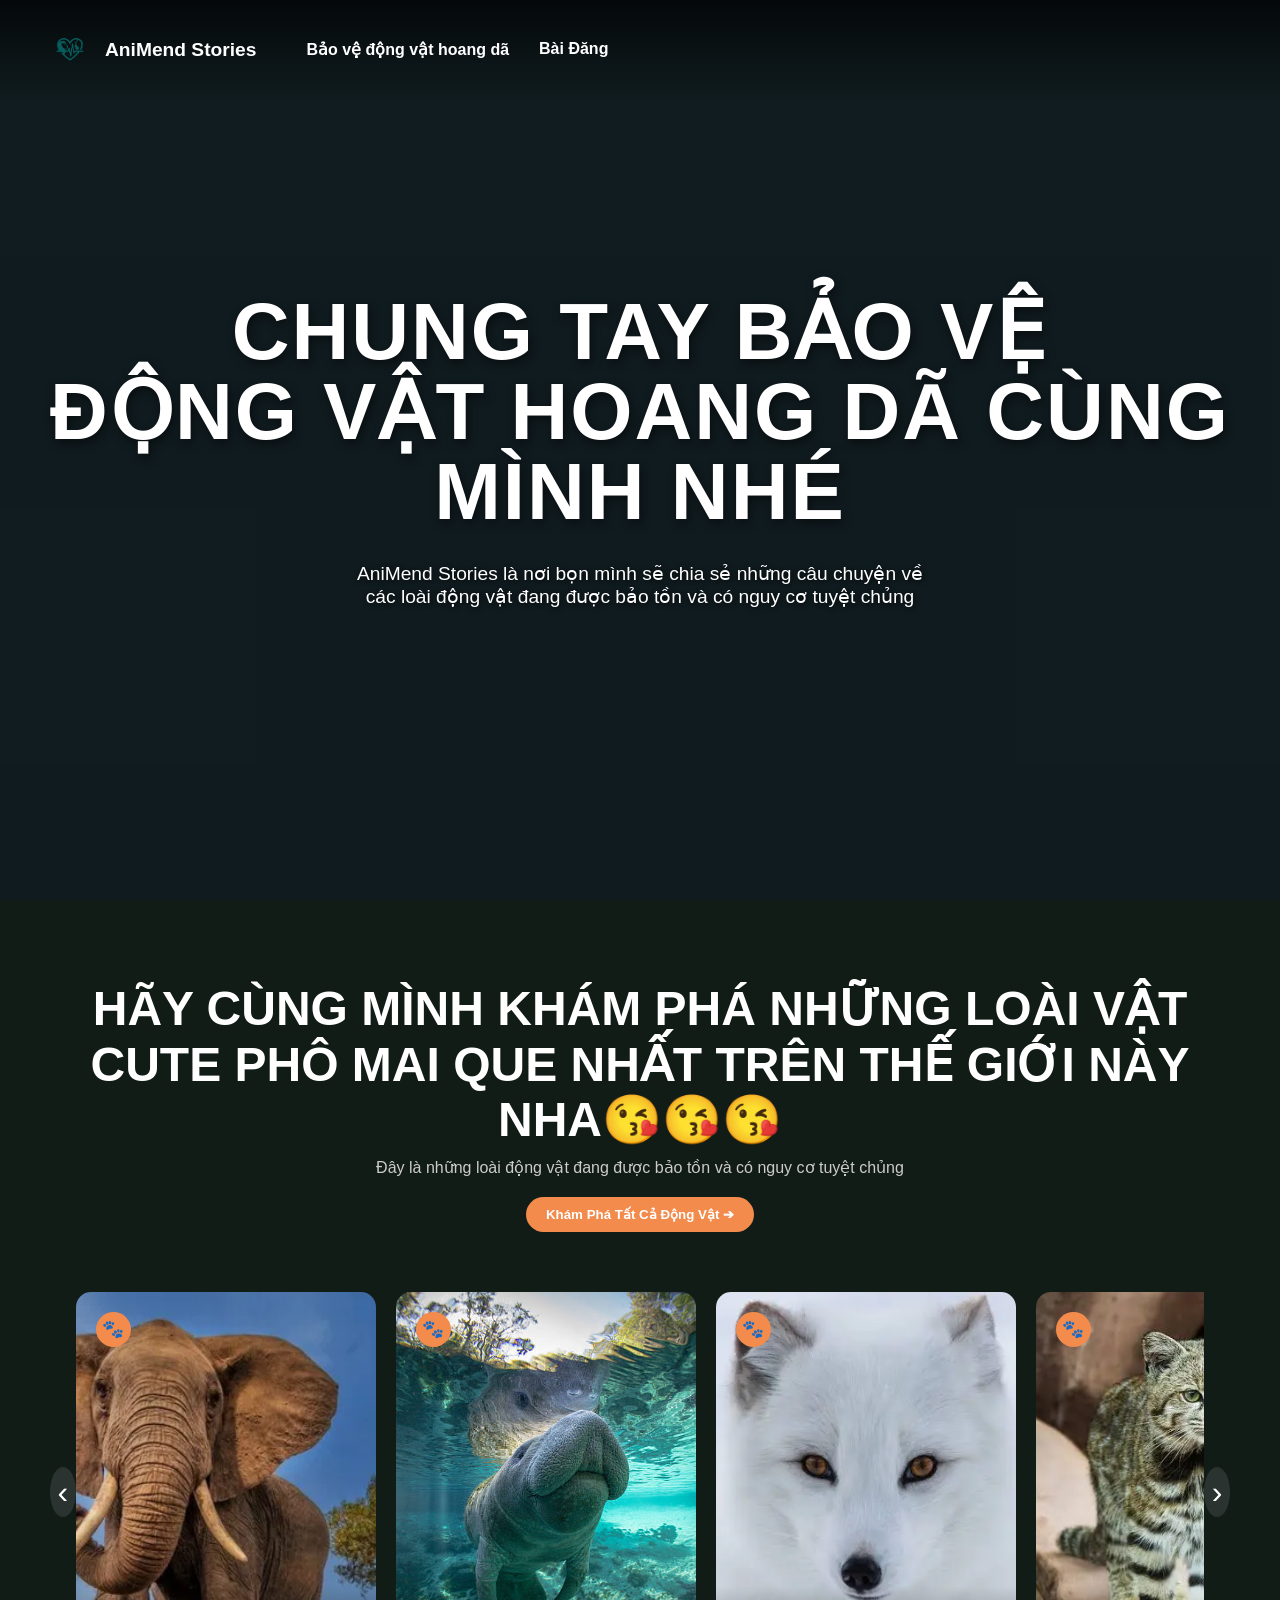
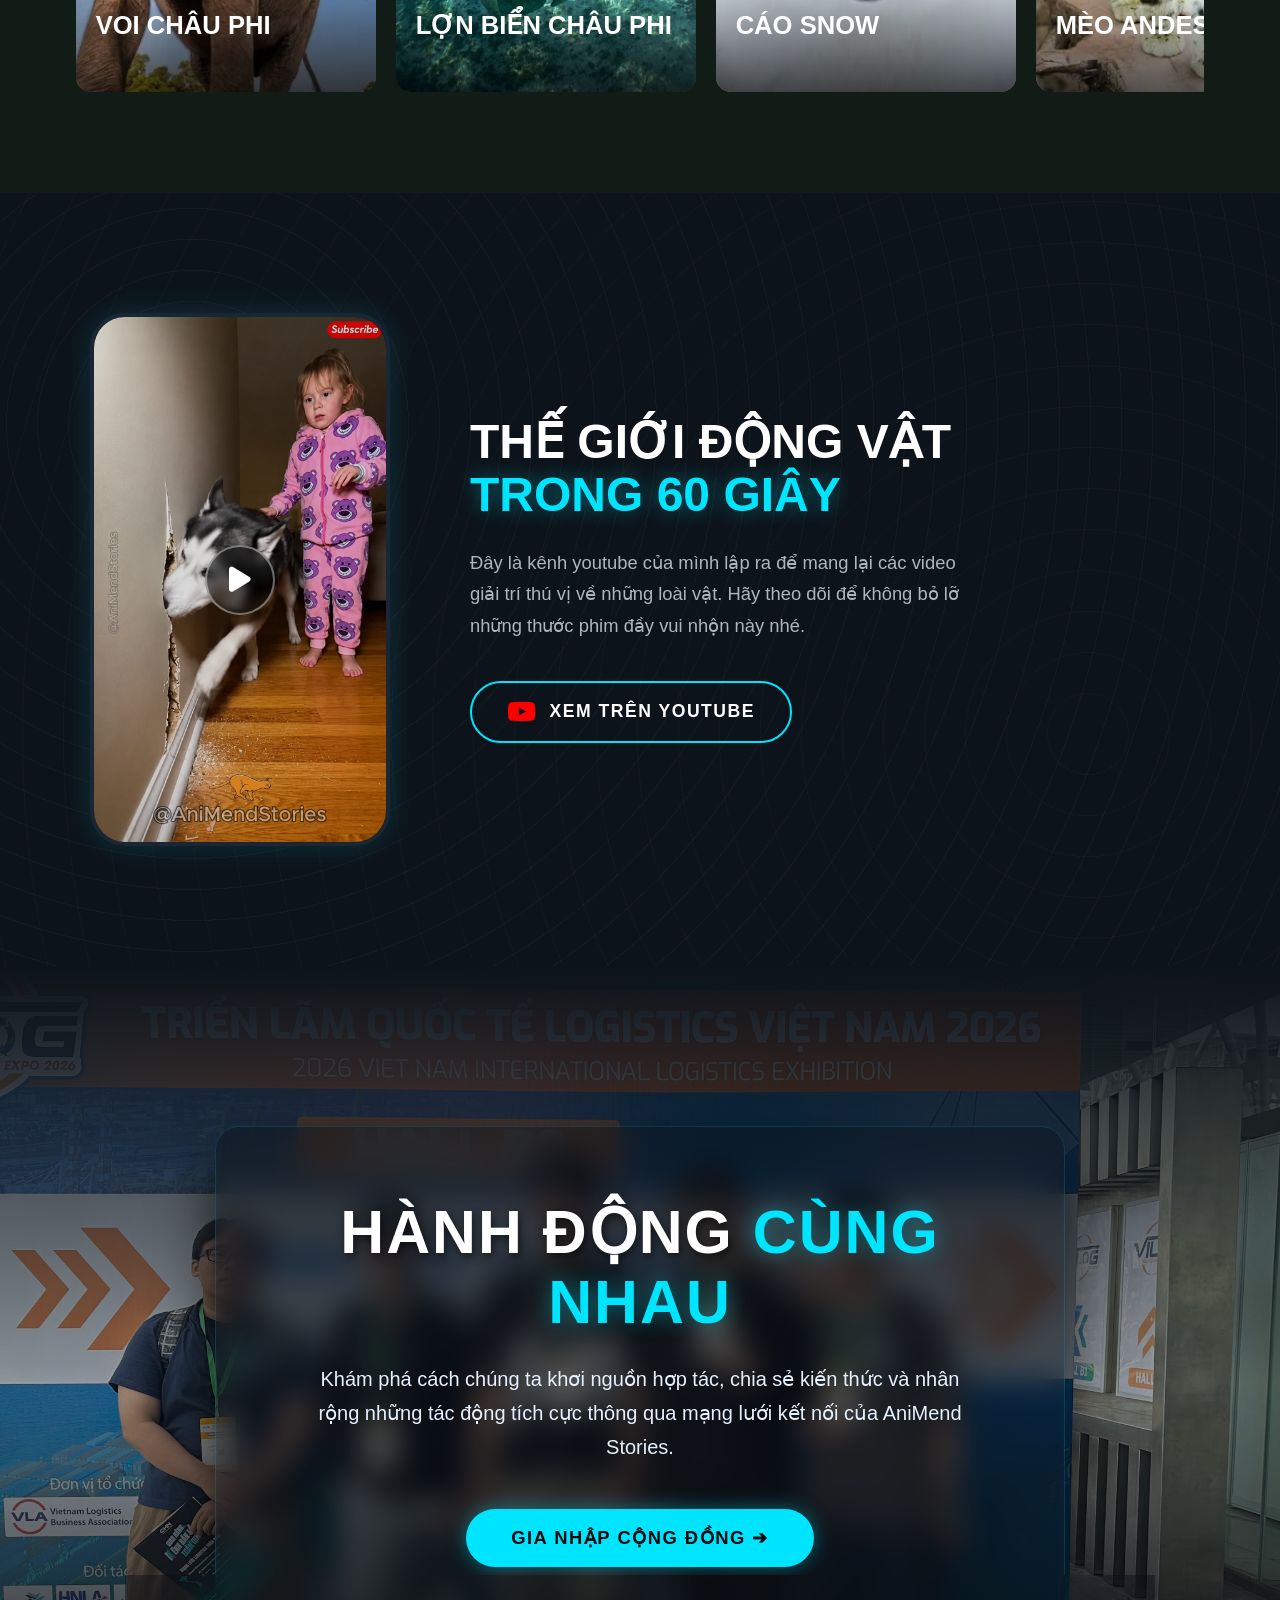
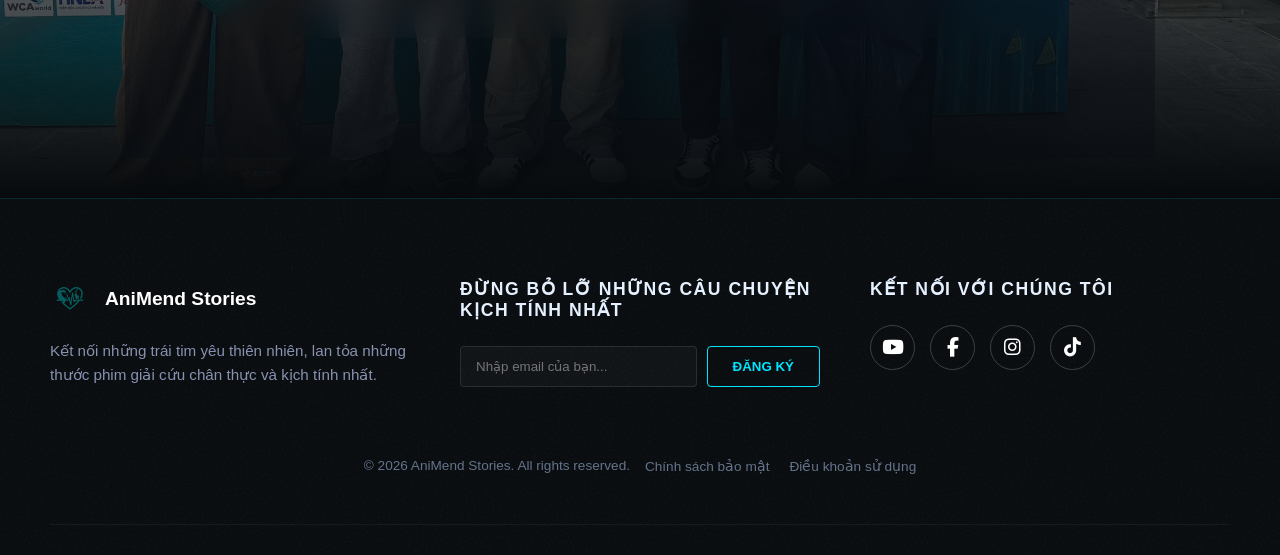
<file: index.html>
<!DOCTYPE html>
<html lang="vi">
<head>
    <meta charset="UTF-8">
    <meta name="viewport" content="width=device-width, initial-scale=1.0">
    <title>AniMend Stories | Bảo Vệ Động Vật Hoang Dã</title>
    <link rel="stylesheet" href="style.css">
    <link rel="stylesheet" href="https://cdnjs.cloudflare.com/ajax/libs/font-awesome/6.4.0/css/all.min.css">
</head>
<body>

    <!-- THANH ĐIỀU HƯỚNG -->
    <header class="navbar fade-up">
        <a href="index.html" class="logo">
            <!-- Thay đường dẫn logo của bạn vào đây -->
            <img src="./assets/logo.png" alt="AniMend Stories Logo" class="logo-img"> 
            <span class="brand-name">AniMend Stories</span>
        </a>
        <nav>
            <ul class="nav-links">
                <li class="has-dropdown">
                    <a href="#">Bảo vệ động vật hoang dã</a>
                    
                    <!-- MEGA MENU -->
                    <div class="mega-menu">
                        <div class="mega-image-container">
                            <!-- Hình ảnh đại diện trong mega menu -->
                            <img src="./assets/mega-menu-img.jpg" alt="Khám phá các loài">
                            <div class="mega-image-overlay">
                                <h3>Khám phá tất cả các loài</h3>
                                <p>Bảo vệ các loài và môi trường sống trên toàn thế giới thông qua các chương trình bảo tồn.</p>
                            </div>
                        </div>
                        <div class="mega-list">
                            <ul class="mega-column">
                                <li><a href="#">Tất cả các loài</a></li>
                                <li><a href="#">Chim</a></li>
                                <li><a href="#">Các loài chó</a></li>
                                <li><a href="#">Các loài mèo</a></li>
                            </ul>
                            <ul class="mega-column">
                                <li><a href="#">Động vật có vú</a></li>
                                <li><a href="#">Động vật thủy sinh</a></li>
                                <li><a href="#">Linh trưởng</a></li>
                                <li><a href="#">Động vật móng guốc</a></li>
                            </ul>
                        </div>
                    </div>
                </li>
                <li><a href="news.html">Bài Đăng</a></li>
            </ul>
        </nav>
    </header>

    <!-- SECTION 1: HERO BACKGROUND VIDEO -->
    <section class="hero">
        <video class="hero-video" autoplay loop muted playsinline>
            <source src="./assets/bg-new.mp4" type="video/mp4">
        </video>
        <div class="hero-overlay"></div>
        <div class="hero-content fade-up">
            <h1>CHUNG TAY BẢO VỆ<br>ĐỘNG VẬT HOANG DÃ CÙNG MÌNH NHÉ</h1>
            <p>AniMend Stories là nơi bọn mình sẽ chia sẻ những câu chuyện về các loài động vật đang được bảo tồn và có nguy cơ tuyệt chủng</p>
        </div>
    </section>

    <!-- SECTION 2: BĂNG CHUYỀN (CAROUSEL) -->
    <section class="species-section fade-up">
        <div class="section-header">
            <h2>Hãy Cùng Mình Khám Phá Những Loài Vật CuTe Phô Mai Que Nhất Trên Thế Giới Này Nha😘😘😘</h2>
            <p>Đây là những loài động vật đang được bảo tồn và có nguy cơ tuyệt chủng</p>
            <button class="explore-btn">Khám Phá Tất Cả Động Vật ➔</button>
        </div>

        <div class="carousel-wrapper">
            <button class="carousel-control left" id="slide-left">‹</button>
            
            <div class="carousel-container" id="carousel">
                
                <!-- THẺ BÀI ĐĂNG 1 -->
                <div class="card" onclick="window.location.href='elephant.html'">
                    <div class="card-img-wrapper">
                        <img src="./assets/elephant.jpg" alt="Voi Châu Phi">
                    </div>
                    <!-- Badge thu gọn, mở rộng khi hover -->
                    <div class="card-badge">
                        <span class="badge-icon">🐾</span>
                        <span class="badge-text">Động vật là bạn</span>
                    </div>
                    <div class="card-content">
                        <h3>Voi Châu Phi</h3>
                        <!-- Phần chi tiết sẽ hiện lên khi hover -->
                        <div class="card-hover-details">
                            <p>Tổ chức Cứu loài Voi (STE)</p>
                            <button class="donate-btn">Khám phá</button>
                        </div>
                    </div>
                </div>

                <!-- THẺ BÀI ĐĂNG 2 -->
                <div class="card" onclick="window.location.href='manatee.html'">
                    <div class="card-img-wrapper">
                        <img src="./assets/manatee.jpg" alt="Lợn biển Châu Phi">
                    </div>
                    <div class="card-badge">
                        <span class="badge-icon">🐾</span>
                        <span class="badge-text">Động vật là bạn</span>
                    </div>
                    <div class="card-content">
                        <h3>Lợn biển Châu Phi</h3>
                        <div class="card-hover-details">
                            <p>Bảo tồn sinh vật biển</p>
                            <button class="donate-btn">Khám phá</button>
                        </div>
                    </div>
                </div>

                <!-- THẺ BÀI ĐĂNG 3 -->
                <div class="card">
                    <div class="card-img-wrapper">
                        <img src="./assets/iguana.jpg" alt="Chương trình Amazonia">
                    </div>
                    <div class="card-badge">
                        <span class="badge-icon">🐾</span>
                        <span class="badge-text">Động vật là bạn</span>
                    </div>
                    <div class="card-content">
                        <h3>Cáo snow</h3>
                        <div class="card-hover-details">
                            <p>Bảo vệ bắc cực</p>
                            <button class="donate-btn">Khám phá</button>
                        </div>
                    </div>
                </div>

                 <!-- THẺ BÀI ĐĂNG 4 -->
                 <div class="card">
                    <div class="card-img-wrapper">
                        <img src="./assets/cat.jpg" alt="Mèo Andes">
                    </div>
                    <div class="card-badge">
                        <span class="badge-icon">🐾</span>
                        <span class="badge-text">Động vật là bạn</span>
                    </div>
                    <div class="card-content">
                        <h3>Mèo Andes</h3>
                        <div class="card-hover-details">
                            <p>Liên minh Mèo Andes</p>
                            <button class="donate-btn">Khám phá</button>
                        </div>
                    </div>
                </div>

            </div>
            
            <button class="carousel-control right" id="slide-right">›</button>
        </div>
    </section>
    <!-- SECTION 3: YOUTUBE PROMO (RẠP CHIẾU PHIM DỌC) -->
    <section class="youtube-promo fade-up">
        <div class="yt-promo-container">
            
            <!-- Khung mô phỏng điện thoại (Hiệu ứng phát sáng) -->
            <div class="phone-frame-wrapper">
                <a href="https://www.youtube.com/shorts/PSiOuAHZVQY?feature=share" target="_blank" class="phone-frame">
            <!-- Lưu ý: Bạn cần thêm 1 ảnh dọc (tỷ lệ 9:16) vào thư mục assets và đặt tên là yt-shorts.jpg -->
            <img src="./assets/yt-shorts.jpg" alt="Video Giải Trí Động Vật">
            
            <!-- Icon Play mờ ảo ở giữa màn hình -->
            <div class="play-overlay">
                <i class="fa-solid fa-play"></i>
            </div>
        </a>
            </div>

            <!-- Nội dung văn bản giới thiệu -->
            <div class="yt-promo-content">
                <h2>THẾ GIỚI ĐỘNG VẬT<br><span class="highlight-blue">TRONG 60 GIÂY</span></h2>
                <p>Đây là kênh youtube của mình lập ra để mang lại các video giải trí thú vị về những loài vật. Hãy theo dõi để không bỏ lỡ những thước phim đầy vui nhộn này nhé.</p>
                
                <!-- Nút bấm liên kết thẳng tới YouTube -->
                <a href="https://www.youtube.com/@AniMendStories" target="_blank" class="yt-btn">
                    <i class="fa-brands fa-youtube yt-icon"></i> Xem trên YouTube
                </a>
            </div>

        </div>
    </section>
    <!-- SECTION 4: CỘNG ĐỒNG (GLASSMORPHISM) -->
    <section class="community-section fade-up">
        <!-- Lớp phủ màu tối để làm nổi bật thẻ kính mờ -->
        <div class="community-overlay"></div>
        
        <!-- Khối thẻ kính mờ ở trung tâm -->
        <div class="glass-card">
            <h2>HÀNH ĐỘNG <span class="highlight-blue">CÙNG NHAU</span></h2>
            <p>Khám phá cách chúng ta khơi nguồn hợp tác, chia sẻ kiến thức và nhân rộng những tác động tích cực thông qua mạng lưới kết nối của AniMend Stories.</p>
            
            <!-- Nút bấm tham gia cộng đồng -->
            <a href="#" class="btn-glow">Gia Nhập Cộng Đồng ➔</a>
        </div>
    </section>
<!-- SECTION FOOTER: CINEMATIC & HIGH-CONTRAST -->
    <footer class="footer-cinematic fade-up">
        <!-- Lớp phủ tạo hiệu ứng nhiễu hạt (Film Grain) -->
        <div class="footer-noise"></div> 
        
        <div class="footer-container">
            <!-- Cột 1: Logo & Giới thiệu -->
            <div class="footer-col footer-brand">
                <a href="index.html" class="logo">
                    <img src="./assets/logo.png" alt="AniMend Stories Logo" class="logo-img"> 
                    <span class="brand-name">AniMend Stories</span>
                </a>
                <p>Kết nối những trái tim yêu thiên nhiên, lan tỏa những thước phim giải cứu chân thực và kịch tính nhất.</p>
            </div>

            <!-- Cột 2: Đăng ký nhận tin (Newsletter) -->
            <div class="footer-col footer-newsletter">
                <h3>Đừng bỏ lỡ những câu chuyện kịch tính nhất</h3>
                <form class="subscribe-form">
                    <input type="email" placeholder="Nhập email của bạn..." required>
                    <button type="submit">Đăng Ký</button>
                </form>
            </div>

            <!-- Cột 3: Mạng xã hội -->
            <div class="footer-col footer-social">
                <h3>Kết nối với chúng tôi</h3>
                <div class="social-icons">
                    <a href="https://www.youtube.com/@AniMendStories" target="_blank" class="social-icon"><i class="fa-brands fa-youtube"></i></a>
                    <a href="https://www.facebook.com/share/1Csn7UyQcb/" target="_blank" class="social-icon"><i class="fa-brands fa-facebook-f"></i></a>
                    <a href="https://www.instagram.com/lee_.mih?igsh=MjVxcGtiZHMxOHJm" target="_blank" class="social-icon"><i class="fa-brands fa-instagram"></i></a>
                    <a href="https://www.tiktok.com/@user638398979?_r=1&_t=ZS-98jsshuN0wW" target="_blank" class="social-icon"><i class="fa-brands fa-tiktok"></i></a>
                </div>
            </div>
        
        <!-- Thanh bản quyền dưới cùng -->
        <div class="footer-bottom">
            <p>&copy; 2026 AniMend Stories. All rights reserved.</p>
            <div class="footer-links">
                <a href="#">Chính sách bảo mật</a>
                <a href="#">Điều khoản sử dụng</a>
            </div>
        </div>
    </footer>
    <script src="script.js"></script>
</body>
</html>
</file>
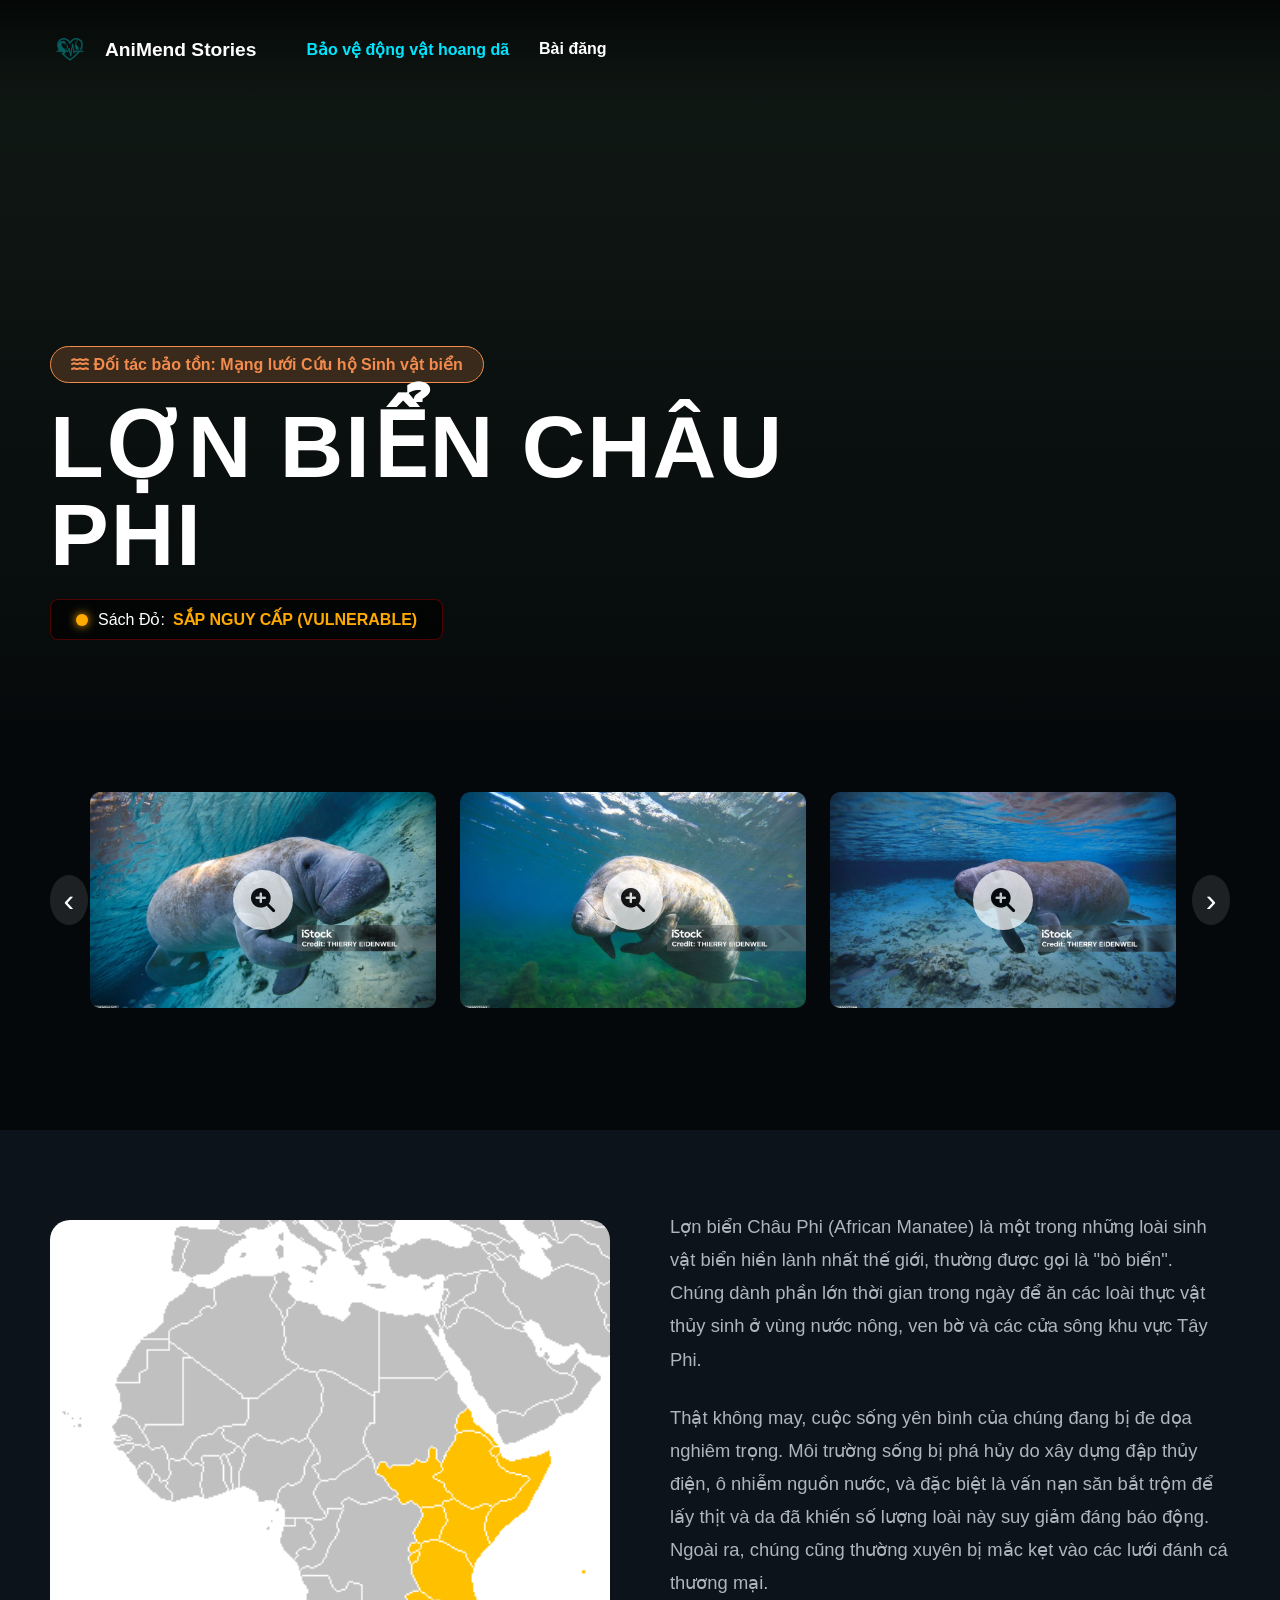
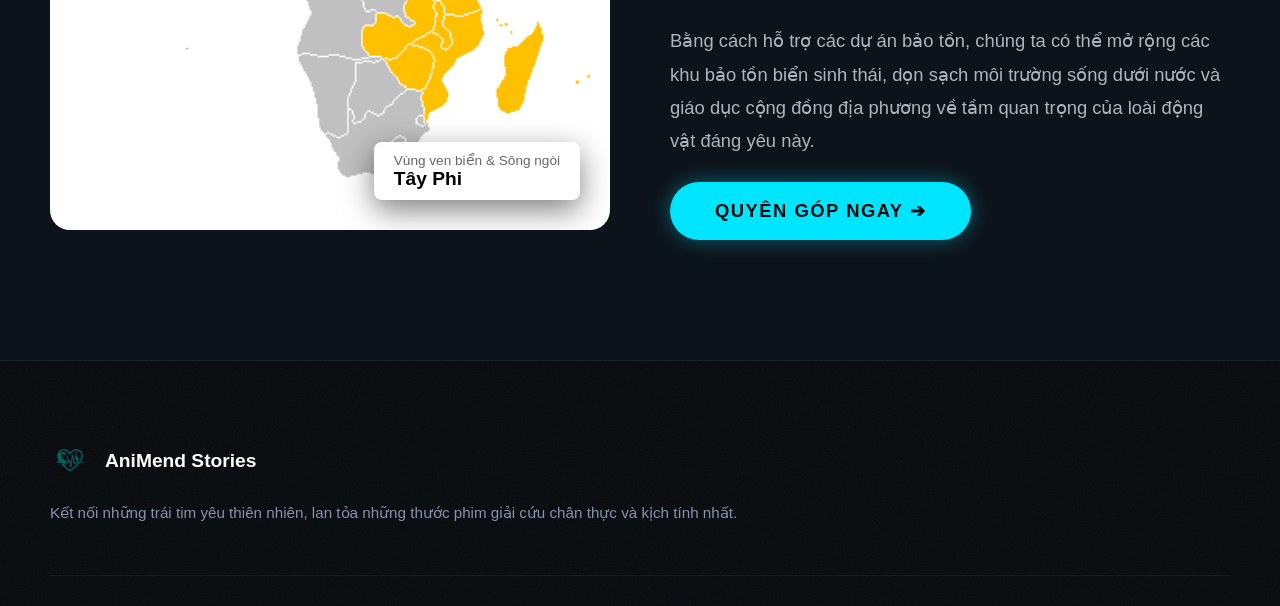
<file: manatee.html>
<!DOCTYPE html>
<html lang="vi">
<head>
    <meta charset="UTF-8">
    <meta name="viewport" content="width=device-width, initial-scale=1.0">
    <title>Lợn Biển Châu Phi | AniMend Stories</title>
    <link rel="stylesheet" href="style.css">
    <link rel="stylesheet" href="https://cdnjs.cloudflare.com/ajax/libs/font-awesome/6.4.0/css/all.min.css">
</head>
<body class="animal-detail-page">

    <!-- THANH ĐIỀU HƯỚNG (Dùng chung) -->
    <header class="navbar">
        <a href="index.html" class="logo">
            <img src="./assets/logo.png" alt="AniMend Stories Logo" class="logo-img"> 
            <span class="brand-name">AniMend Stories</span>
        </a>
        <nav>
            <ul class="nav-links">
                <li><a href="index.html" style="color: #00e5ff;">Bảo vệ động vật hoang dã</a></li>
                <li><a href="news.html">Bài đăng</a></li>
            </ul>
        </nav>
    </header>

    <!-- SECTION 1: HERO CỦA CON VẬT (Video nền + Tiêu đề) -->
    <section class="animal-hero">
        <video class="hero-video" autoplay loop muted playsinline>
            <!-- File video lợn biển -->
            <source src="./assets/manatee-bg.mp4" type="video/mp4">
        </video>
        <div class="animal-hero-overlay"></div>
        
        <div class="animal-hero-content fade-up">
            <div class="partner-tag">
                <i class="fa-solid fa-water"></i> Đối tác bảo tồn: Mạng lưới Cứu hộ Sinh vật biển
            </div>
            <h1>LỢN BIỂN CHÂU PHI</h1>
            <div class="status-tag">
                <!-- Màu vàng cam báo hiệu Sắp nguy cấp -->
                <span class="status-dot" style="background: #ffaa00; box-shadow: 0 0 10px #ffaa00;"></span> 
                Sách Đỏ: <strong style="color: #ffaa00;">Sắp nguy cấp (Vulnerable)</strong>
            </div>
        </div>
    </section>

   <!-- SECTION 2: BĂNG CHUYỀN THƯ VIỆN MEDIA (Chỉ Hình Ảnh Phóng To) -->
    <section class="media-gallery fade-up">
        <div class="carousel-wrapper">
            <button class="carousel-control left" id="media-left">‹</button>
            
            <div class="carousel-container" id="media-carousel">
                
                <!-- Item 1: ẢNH PHÓNG TO -->
                <div class="media-card" data-type="image" data-src="./assets/manatee-large-1.jpg">
                    <img src="./assets/manatee-large-1.jpg" alt="Lợn biển bơi dưới nước">
                    <div class="zoom-icon-overlay"><i class="fa-solid fa-magnifying-glass-plus"></i></div>
                </div>

                <!-- Item 2: ẢNH PHÓNG TO -->
                <div class="media-card" data-type="image" data-src="./assets/manatee-large-2.jpg">
                    <img src="./assets/manatee-large-2.jpg" alt="Lợn biển ăn cỏ biển">
                    <div class="zoom-icon-overlay"><i class="fa-solid fa-magnifying-glass-plus"></i></div>
                </div>

                <!-- Item 3: ẢNH PHÓNG TO -->
                <div class="media-card" data-type="image" data-src="./assets/manatee-large-3.jpg">
                    <img src="./assets/manatee-large-3.jpg" alt="Lợn biển mẹ và con">
                    <div class="zoom-icon-overlay"><i class="fa-solid fa-magnifying-glass-plus"></i></div>
                </div>
                
                <!-- Item 4: ẢNH PHÓNG TO -->
                <div class="media-card" data-type="image" data-src="./assets/manatee-large-4.jpg">
                    <img src="./assets/manatee-large-4.jpg" alt="Công tác cứu hộ lợn biển">
                    <div class="zoom-icon-overlay"><i class="fa-solid fa-magnifying-glass-plus"></i></div>
                </div>

            </div>
            
            <button class="carousel-control right" id="media-right">›</button>
        </div>
    </section>

    <!-- SECTION 3: BẢN ĐỒ & TÌNH TRẠNG LOÀI -->
    <section class="habitat-status fade-up">
        <div class="habitat-container">
            
            <!-- Cột trái: Bản đồ (Dùng nền màu xanh nước biển nhạt cho hợp với sinh vật biển) -->
            <div class="map-box" style="background: #a8dbe5;">
                <img src="./assets/manatee-map.jpg" alt="Bản đồ phân bố Lợn biển Châu Phi">
                <div class="map-pin">
                    <span>Vùng ven biển & Sông ngòi</span>
                    <strong>Tây Phi</strong>
                </div>
            </div>

            <!-- Cột phải: Nội dung -->
            <div class="status-info">
                <p>Lợn biển Châu Phi (African Manatee) là một trong những loài sinh vật biển hiền lành nhất thế giới, thường được gọi là "bò biển". Chúng dành phần lớn thời gian trong ngày để ăn các loài thực vật thủy sinh ở vùng nước nông, ven bờ và các cửa sông khu vực Tây Phi.</p>
                
                <p>Thật không may, cuộc sống yên bình của chúng đang bị đe dọa nghiêm trọng. Môi trường sống bị phá hủy do xây dựng đập thủy điện, ô nhiễm nguồn nước, và đặc biệt là vấn nạn săn bắt trộm để lấy thịt và da đã khiến số lượng loài này suy giảm đáng báo động. Ngoài ra, chúng cũng thường xuyên bị mắc kẹt vào các lưới đánh cá thương mại.</p>
                
                <p>Bằng cách hỗ trợ các dự án bảo tồn, chúng ta có thể mở rộng các khu bảo tồn biển sinh thái, dọn sạch môi trường sống dưới nước và giáo dục cộng đồng địa phương về tầm quan trọng của loài động vật đáng yêu này.</p>
                
                <a href="#" class="btn-glow">Quyên Góp Ngay ➔</a>
            </div>

        </div>
    </section>

    <!-- MODAL LIGHTBOX (Khung nổi để xem Video/Ảnh) -->
    <div id="mediaModal" class="modal">
        <span class="close-modal">&times;</span>
        <div class="modal-content" id="modalBody">
            <!-- JS sẽ bơm thẻ img vào đây -->
        </div>
    </div>

    <!-- FOOTER (Dùng chung) -->
    <footer class="footer-cinematic">
        <div class="footer-noise"></div> 
        <div class="footer-container">
            <div class="footer-col footer-brand">
                <a href="index.html" class="logo">
                    <img src="./assets/logo.png" alt="AniMend Stories Logo" class="logo-img"> 
                    <span class="brand-name">AniMend Stories</span>
                </a>
                <p>Kết nối những trái tim yêu thiên nhiên, lan tỏa những thước phim giải cứu chân thực và kịch tính nhất.</p>
            </div>
            <!-- ... Giữ nguyên phần Newsletter và Social ... -->
        </div>
    </footer>

    <script src="script.js"></script>
</body>
</html>
</file>
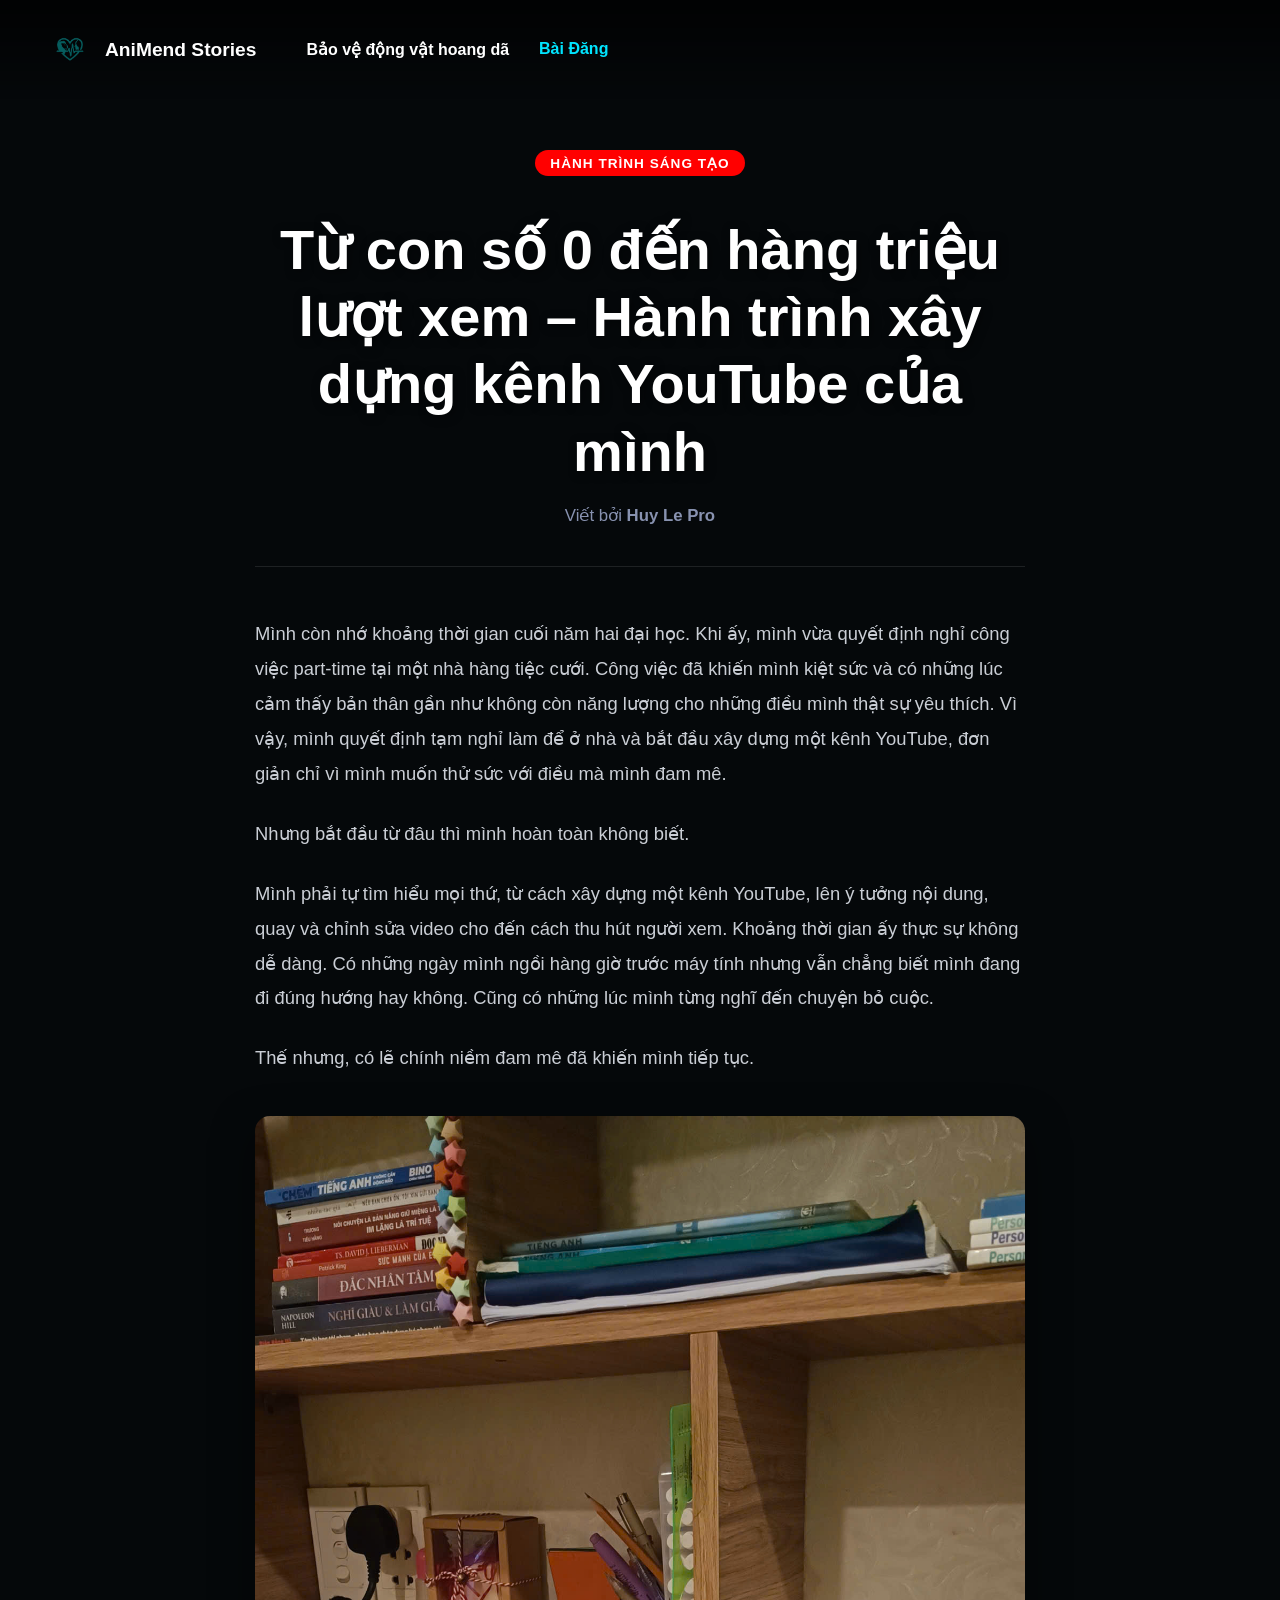
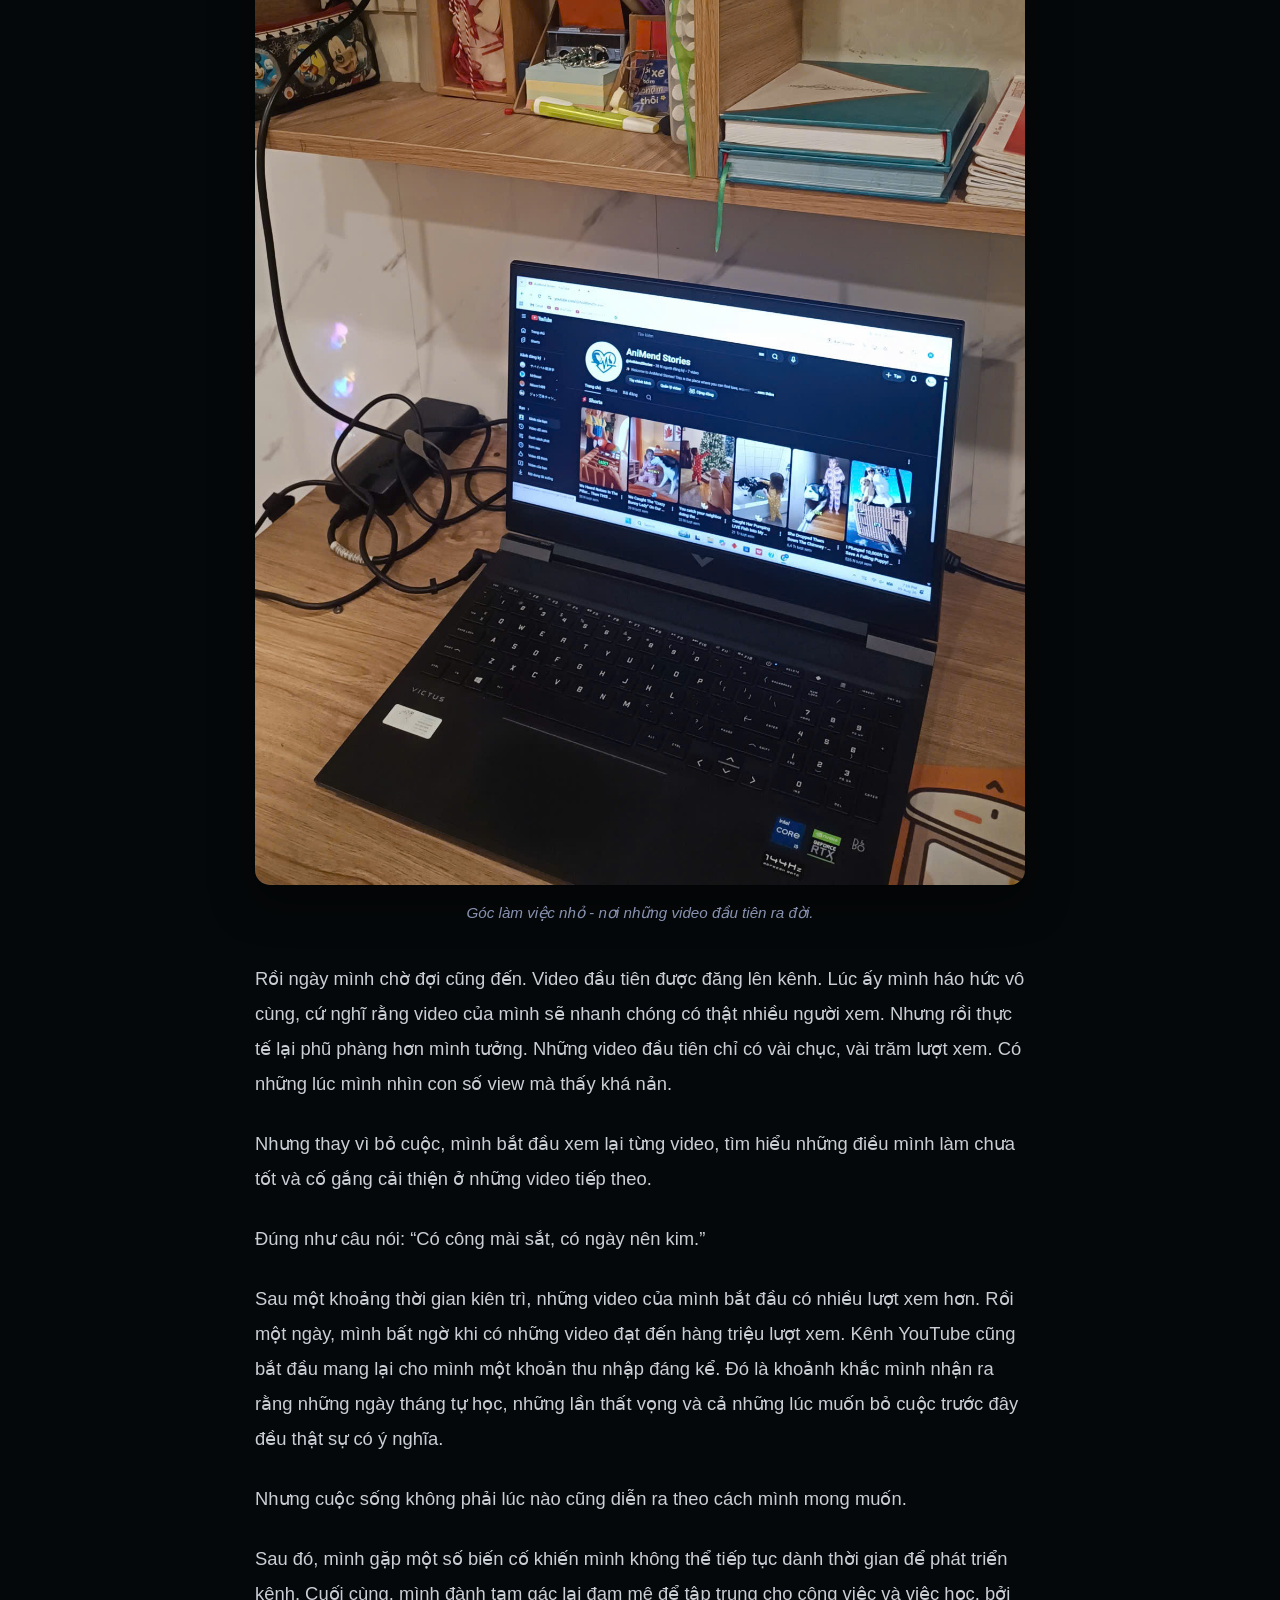
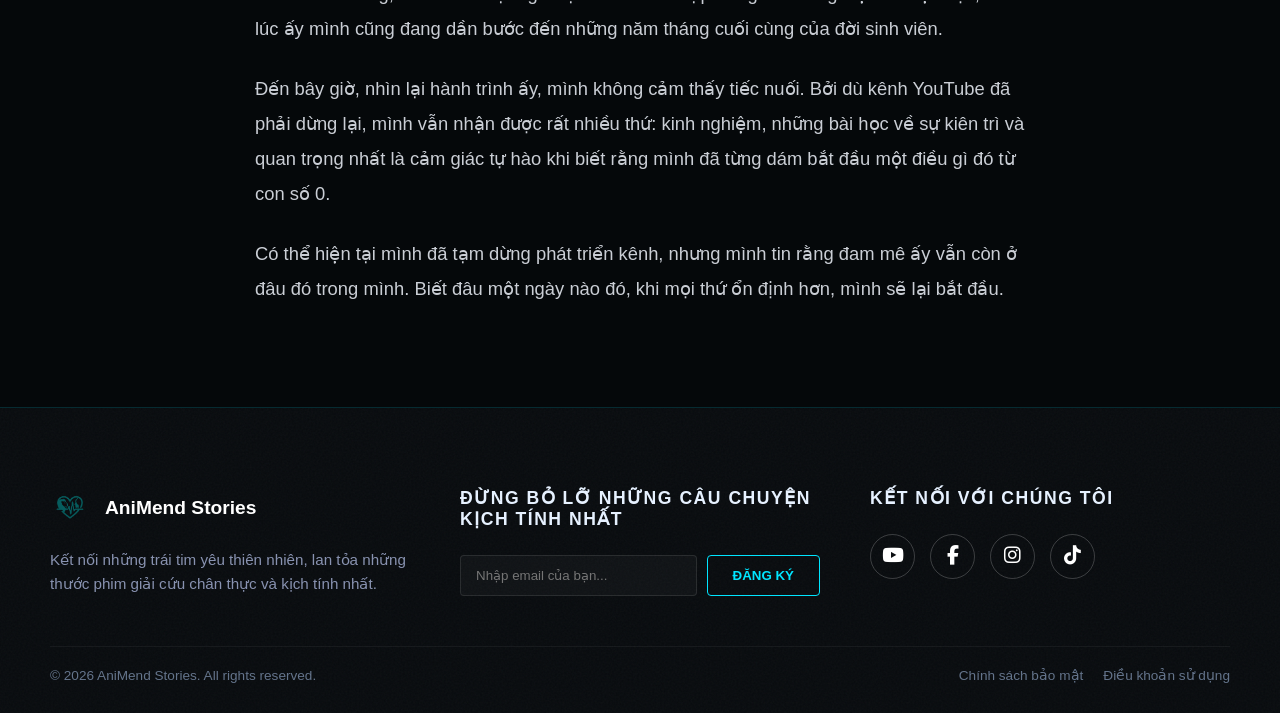
<file: news-detail-youtube.html>
<!DOCTYPE html>
<html lang="vi">
<head>
    <meta charset="UTF-8">
    <meta name="viewport" content="width=device-width, initial-scale=1.0">
    <title>Hành trình xây dựng kênh YouTube | AniMend Stories</title>
    <link rel="stylesheet" href="style.css">
    <link rel="stylesheet" href="https://cdnjs.cloudflare.com/ajax/libs/font-awesome/6.4.0/css/all.min.css">
</head>
<body class="news-page">

    <!-- THANH ĐIỀU HƯỚNG -->
    <header class="navbar">
        <a href="index.html" class="logo">
            <img src="./assets/logo.png" alt="AniMend Stories Logo" class="logo-img"> 
            <span class="brand-name">AniMend Stories</span>
        </a>
        <nav>
            <ul class="nav-links">
                <li><a href="index.html">Bảo vệ động vật hoang dã</a></li>
                <li><a href="news.html" style="color: #00e5ff;">Bài Đăng</a></li> 
            </ul>
        </nav>
    </header>

    <!-- NỘI DUNG BÀI VIẾT CHI TIẾT -->
    <main class="article-container fade-up">
        
        <!-- Phần Tiêu đề -->
        <div class="article-header">
            <span class="news-badge" style="background-color: #ff0000; color: white;">Hành Trình Sáng Tạo</span>
            <h1>Từ con số 0 đến hàng triệu lượt xem – Hành trình xây dựng kênh YouTube của mình</h1>
            <p class="article-meta">Viết bởi <strong>Huy Le Pro</strong></p>
        </div>

        <!-- Phần Câu chuyện -->
        <div class="article-body">
            <p>Mình còn nhớ khoảng thời gian cuối năm hai đại học. Khi ấy, mình vừa quyết định nghỉ công việc part-time tại một nhà hàng tiệc cưới. Công việc đã khiến mình kiệt sức và có những lúc cảm thấy bản thân gần như không còn năng lượng cho những điều mình thật sự yêu thích. Vì vậy, mình quyết định tạm nghỉ làm để ở nhà và bắt đầu xây dựng một kênh YouTube, đơn giản chỉ vì mình muốn thử sức với điều mà mình đam mê.</p>
            
            <p>Nhưng bắt đầu từ đâu thì mình hoàn toàn không biết.</p>
            
            <p>Mình phải tự tìm hiểu mọi thứ, từ cách xây dựng một kênh YouTube, lên ý tưởng nội dung, quay và chỉnh sửa video cho đến cách thu hút người xem. Khoảng thời gian ấy thực sự không dễ dàng. Có những ngày mình ngồi hàng giờ trước máy tính nhưng vẫn chẳng biết mình đang đi đúng hướng hay không. Cũng có những lúc mình từng nghĩ đến chuyện bỏ cuộc.</p>
            
            <p>Thế nhưng, có lẽ chính niềm đam mê đã khiến mình tiếp tục.</p>

            <div class="article-image">
                <!-- Chỗ này bạn có thể chèn ảnh chụp màn hình kênh YouTube hoặc nút bạc/thành tích của bạn -->
                <img src="./assets/goc-lam-viec.jpg" alt="Kênh YouTube của mình">
                <span class="image-caption">Góc làm việc nhỏ - nơi những video đầu tiên ra đời.</span>
            </div>

            <p>Rồi ngày mình chờ đợi cũng đến. Video đầu tiên được đăng lên kênh. Lúc ấy mình háo hức vô cùng, cứ nghĩ rằng video của mình sẽ nhanh chóng có thật nhiều người xem. Nhưng rồi thực tế lại phũ phàng hơn mình tưởng. Những video đầu tiên chỉ có vài chục, vài trăm lượt xem. Có những lúc mình nhìn con số view mà thấy khá nản.</p>
            
            <p>Nhưng thay vì bỏ cuộc, mình bắt đầu xem lại từng video, tìm hiểu những điều mình làm chưa tốt và cố gắng cải thiện ở những video tiếp theo.</p>
            
            <p>Đúng như câu nói: “Có công mài sắt, có ngày nên kim.”</p>
            
            <p>Sau một khoảng thời gian kiên trì, những video của mình bắt đầu có nhiều lượt xem hơn. Rồi một ngày, mình bất ngờ khi có những video đạt đến hàng triệu lượt xem. Kênh YouTube cũng bắt đầu mang lại cho mình một khoản thu nhập đáng kể. Đó là khoảnh khắc mình nhận ra rằng những ngày tháng tự học, những lần thất vọng và cả những lúc muốn bỏ cuộc trước đây đều thật sự có ý nghĩa.</p>
            
            <p>Nhưng cuộc sống không phải lúc nào cũng diễn ra theo cách mình mong muốn.</p>
            
            <p>Sau đó, mình gặp một số biến cố khiến mình không thể tiếp tục dành thời gian để phát triển kênh. Cuối cùng, mình đành tạm gác lại đam mê để tập trung cho công việc và việc học, bởi lúc ấy mình cũng đang dần bước đến những năm tháng cuối cùng của đời sinh viên.</p>
            
            <p>Đến bây giờ, nhìn lại hành trình ấy, mình không cảm thấy tiếc nuối. Bởi dù kênh YouTube đã phải dừng lại, mình vẫn nhận được rất nhiều thứ: kinh nghiệm, những bài học về sự kiên trì và quan trọng nhất là cảm giác tự hào khi biết rằng mình đã từng dám bắt đầu một điều gì đó từ con số 0.</p>
            
            <p>Có thể hiện tại mình đã tạm dừng phát triển kênh, nhưng mình tin rằng đam mê ấy vẫn còn ở đâu đó trong mình. Biết đâu một ngày nào đó, khi mọi thứ ổn định hơn, mình sẽ lại bắt đầu.</p>
        </div>

    </main>

    <!-- FOOTER -->
    <footer class="footer-cinematic">
        <div class="footer-noise"></div> 
        <div class="footer-container">
            <div class="footer-col footer-brand">
                <a href="index.html" class="logo">
                    <img src="./assets/logo.png" alt="AniMend Stories Logo" class="logo-img"> 
                    <span class="brand-name">AniMend Stories</span>
                </a>
                <p>Kết nối những trái tim yêu thiên nhiên, lan tỏa những thước phim giải cứu chân thực và kịch tính nhất.</p>
            </div>
            <!-- Cột 2: Đăng ký nhận tin -->
            <div class="footer-col footer-newsletter">
                <h3>Đừng bỏ lỡ những câu chuyện kịch tính nhất</h3>
                <form class="subscribe-form">
                    <input type="email" placeholder="Nhập email của bạn..." required>
                    <button type="submit">Đăng Ký</button>
                </form>
            </div>
            <!-- Cột 3: Mạng xã hội -->
            <div class="footer-col footer-social">
                <h3>Kết nối với chúng tôi</h3>
                <div class="social-icons">
                    <a href="#" class="social-icon"><i class="fa-brands fa-youtube"></i></a>
                    <a href="#" class="social-icon"><i class="fa-brands fa-facebook-f"></i></a>
                    <a href="#" class="social-icon"><i class="fa-brands fa-instagram"></i></a>
                    <a href="#" class="social-icon"><i class="fa-brands fa-tiktok"></i></a>
                </div>
            </div>
        </div>
        <div class="footer-bottom">
            <p>&copy; 2026 AniMend Stories. All rights reserved.</p>
            <div class="footer-links">
                <a href="#">Chính sách bảo mật</a>
                <a href="#">Điều khoản sử dụng</a>
            </div>
        </div>
    </footer>

    <script src="script.js"></script>
</body>
</html>
</file>
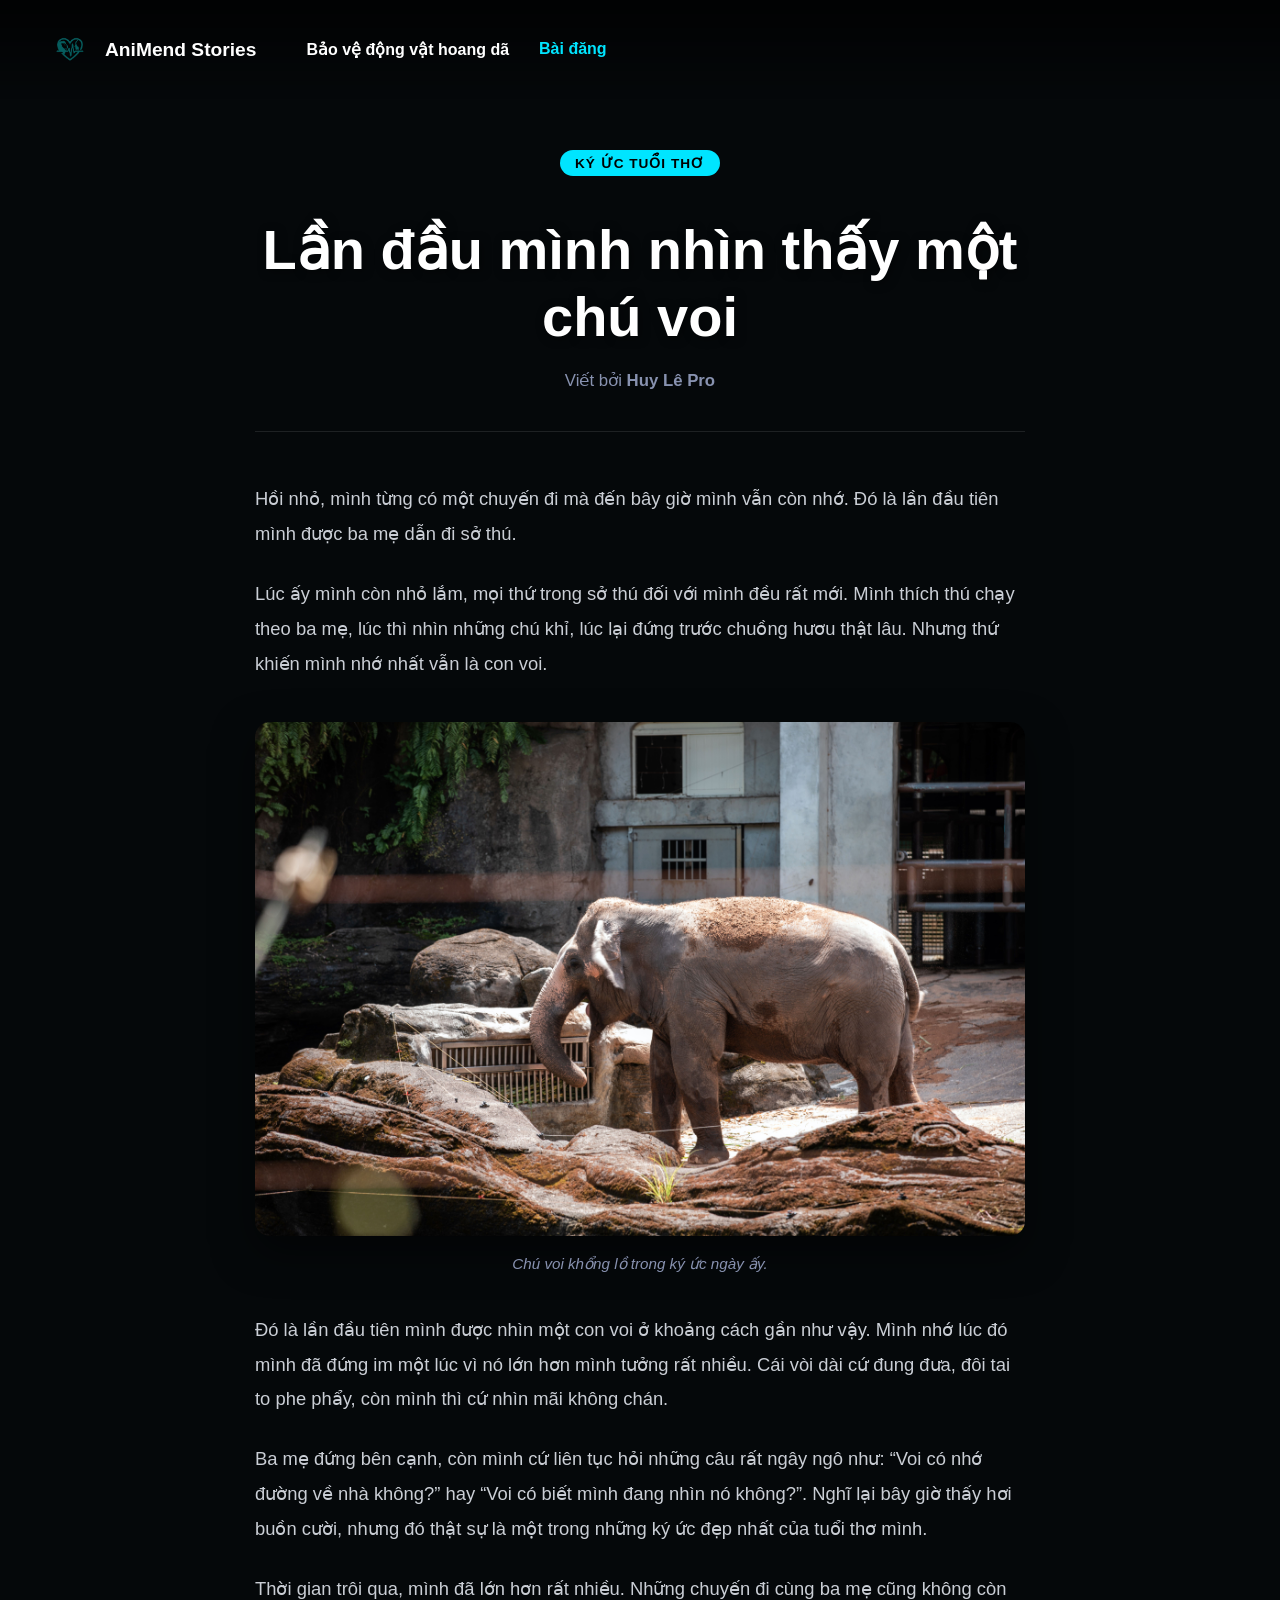
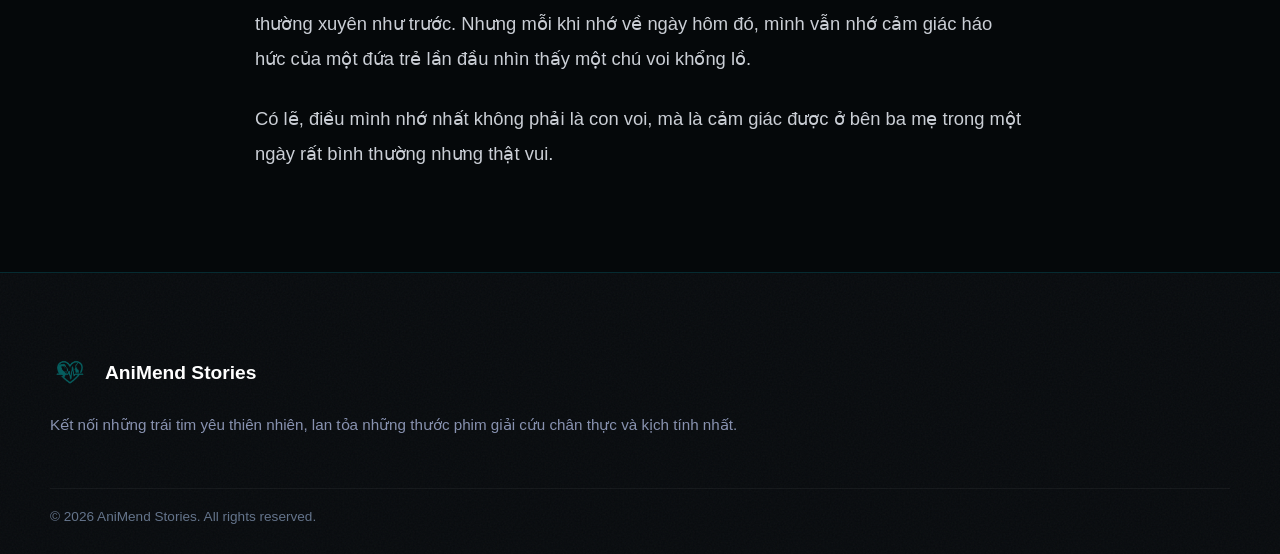
<file: news-detail.html>
<!DOCTYPE html>
<html lang="vi">
<head>
    <meta charset="UTF-8">
    <meta name="viewport" content="width=device-width, initial-scale=1.0">
    <title>Lần đầu mình nhìn thấy một chú voi | AniMend Stories</title>
    <link rel="stylesheet" href="style.css">
    <link rel="stylesheet" href="https://cdnjs.cloudflare.com/ajax/libs/font-awesome/6.4.0/css/all.min.css">
</head>
<body class="news-page">

    <!-- THANH ĐIỀU HƯỚNG -->
    <header class="navbar">
        <a href="index.html" class="logo">
            <img src="./assets/logo.png" alt="AniMend Stories Logo" class="logo-img"> 
            <span class="brand-name">AniMend Stories</span>
        </a>
        <nav>
            <ul class="nav-links">
                <li><a href="index.html">Bảo vệ động vật hoang dã</a></li>
                <li><a href="news.html" style="color: #00e5ff;">Bài đăng</a></li> 
            </ul>
        </nav>
    </header>

    <!-- NỘI DUNG BÀI VIẾT CHI TIẾT -->
    <main class="article-container fade-up">
        
        <!-- Phần Tiêu đề -->
        <div class="article-header">
            <span class="news-badge">Ký Ức Tuổi Thơ</span>
            <h1>Lần đầu mình nhìn thấy một chú voi</h1>
            <p class="article-meta">Viết bởi <strong>Huy Lê Pro</strong></p>
        </div>

        <!-- Phần Câu chuyện -->
        <div class="article-body">
            <p>Hồi nhỏ, mình từng có một chuyến đi mà đến bây giờ mình vẫn còn nhớ. Đó là lần đầu tiên mình được ba mẹ dẫn đi sở thú.</p>
            <p>Lúc ấy mình còn nhỏ lắm, mọi thứ trong sở thú đối với mình đều rất mới. Mình thích thú chạy theo ba mẹ, lúc thì nhìn những chú khỉ, lúc lại đứng trước chuồng hươu thật lâu. Nhưng thứ khiến mình nhớ nhất vẫn là con voi.</p>

            <div class="article-image">
                <!-- Bạn có thể thay hình khác vào đây nếu muốn -->
                <img src="./assets/elephant-background-new.jpg" alt="Ký ức về chú voi">
                <span class="image-caption">Chú voi khổng lồ trong ký ức ngày ấy.</span>
            </div>

            <p>Đó là lần đầu tiên mình được nhìn một con voi ở khoảng cách gần như vậy. Mình nhớ lúc đó mình đã đứng im một lúc vì nó lớn hơn mình tưởng rất nhiều. Cái vòi dài cứ đung đưa, đôi tai to phe phẩy, còn mình thì cứ nhìn mãi không chán.</p>
            <p>Ba mẹ đứng bên cạnh, còn mình cứ liên tục hỏi những câu rất ngây ngô như: “Voi có nhớ đường về nhà không?” hay “Voi có biết mình đang nhìn nó không?”. Nghĩ lại bây giờ thấy hơi buồn cười, nhưng đó thật sự là một trong những ký ức đẹp nhất của tuổi thơ mình.</p>
            <p>Thời gian trôi qua, mình đã lớn hơn rất nhiều. Những chuyến đi cùng ba mẹ cũng không còn thường xuyên như trước. Nhưng mỗi khi nhớ về ngày hôm đó, mình vẫn nhớ cảm giác háo hức của một đứa trẻ lần đầu nhìn thấy một chú voi khổng lồ.</p>
            <p>Có lẽ, điều mình nhớ nhất không phải là con voi, mà là cảm giác được ở bên ba mẹ trong một ngày rất bình thường nhưng thật vui.</p>
        </div>

    </main>

    <!-- FOOTER -->
    <footer class="footer-cinematic">
        <div class="footer-noise"></div> 
        <div class="footer-container">
            <div class="footer-col footer-brand">
                <a href="index.html" class="logo">
                    <img src="./assets/logo.png" alt="AniMend Stories Logo" class="logo-img"> 
                    <span class="brand-name">AniMend Stories</span>
                </a>
                <p>Kết nối những trái tim yêu thiên nhiên, lan tỏa những thước phim giải cứu chân thực và kịch tính nhất.</p>
            </div>
            <!-- ... Có thể copy phần newsletter và social icon vào đây ... -->
        </div>
        <div class="footer-bottom">
            <p>&copy; 2026 AniMend Stories. All rights reserved.</p>
        </div>
    </footer>

    <script src="script.js"></script>
</body>
</html>
</file>
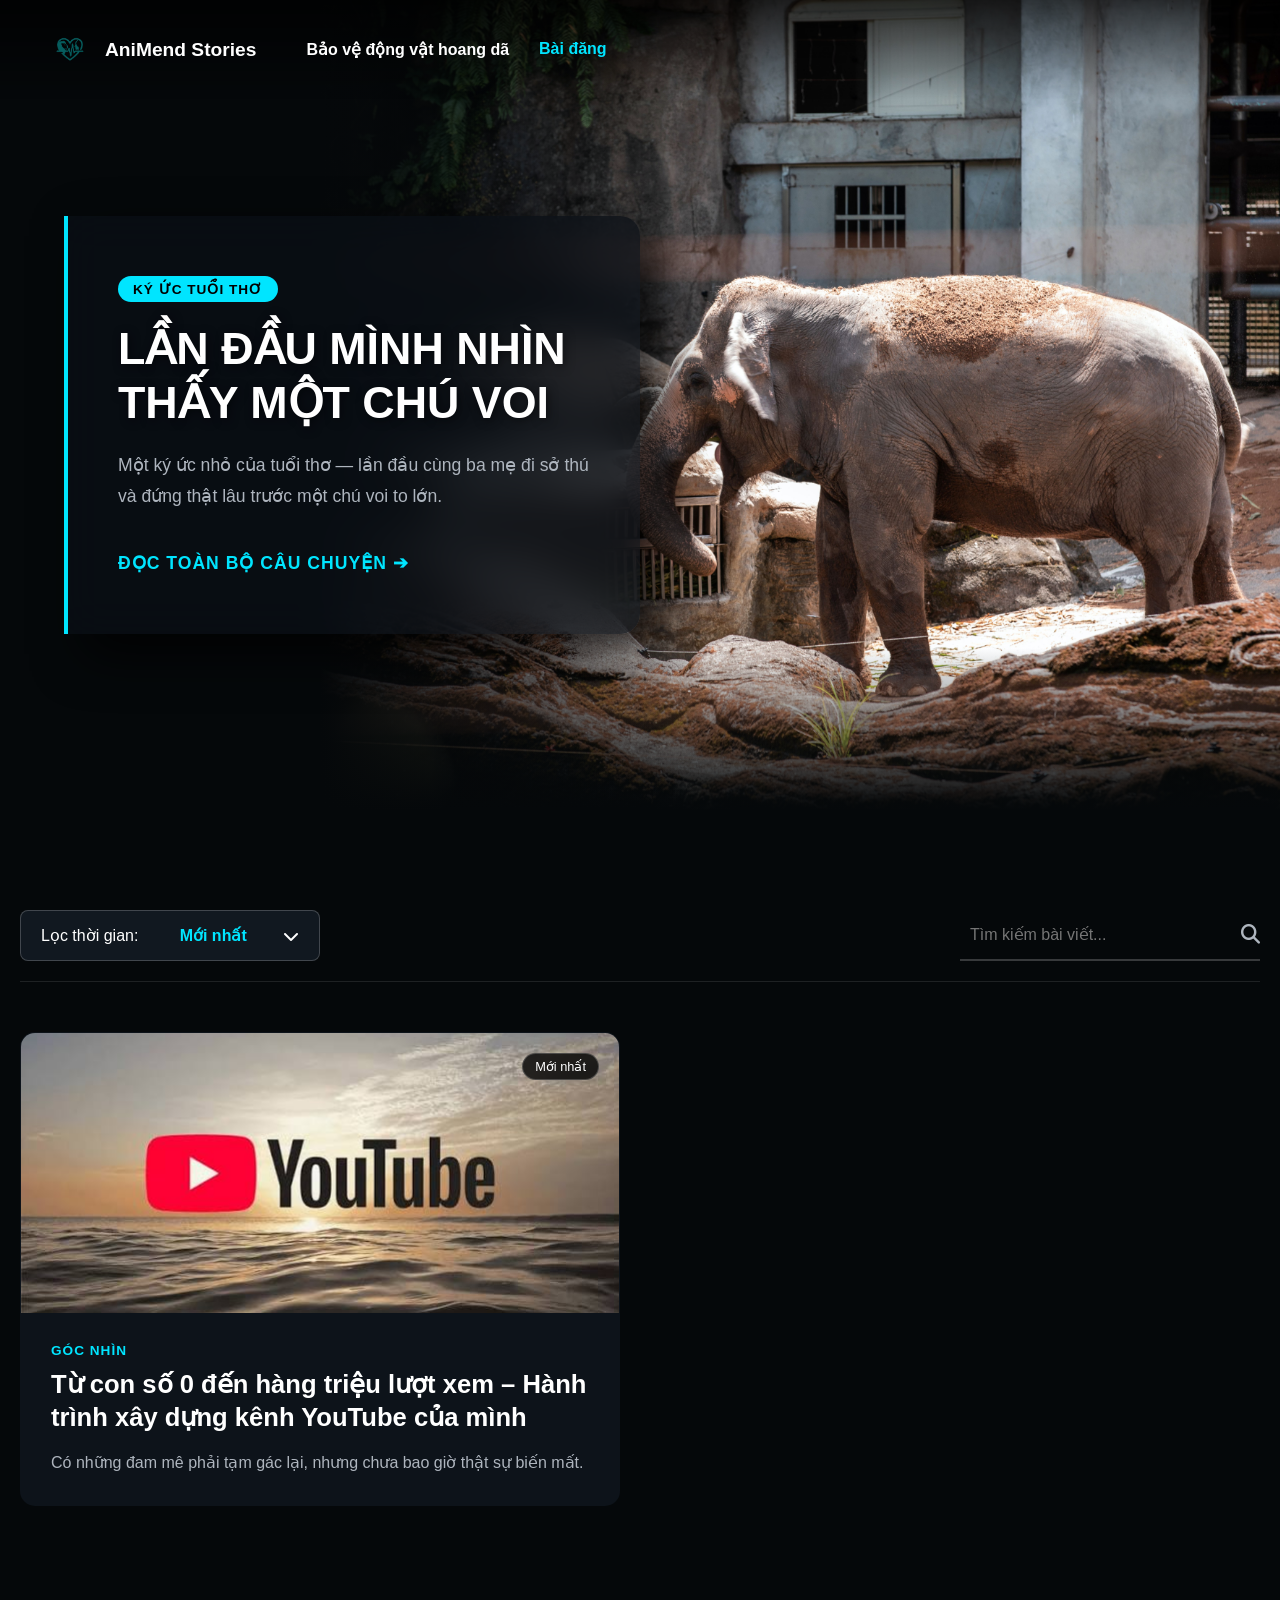
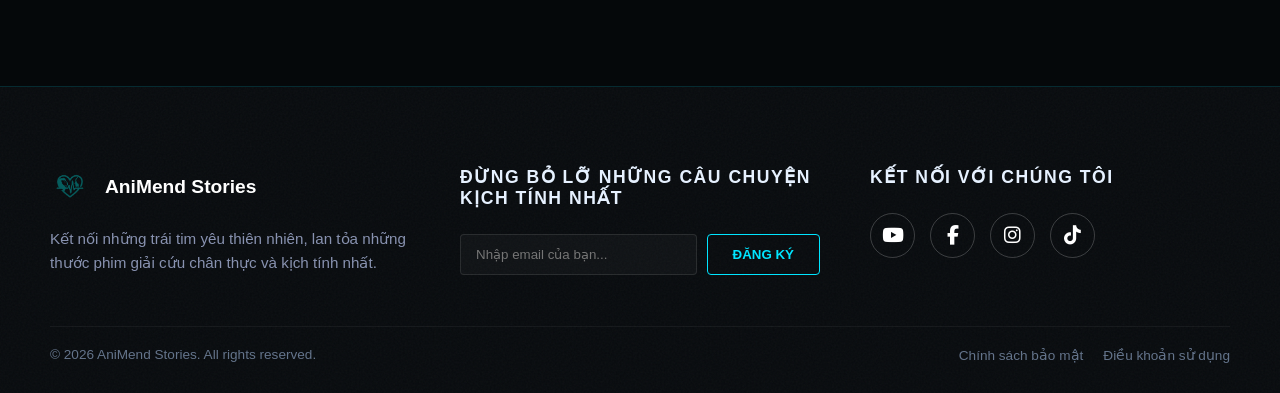
<file: news.html>
<!DOCTYPE html>
<html lang="vi">
<head>
    <meta charset="UTF-8">
    <meta name="viewport" content="width=device-width, initial-scale=1.0">
    <title>Bài đăng| AniMend Stories</title>
    <link rel="stylesheet" href="style.css">
    <link rel="stylesheet" href="https://cdnjs.cloudflare.com/ajax/libs/font-awesome/6.4.0/css/all.min.css">
</head>
<body class="news-page">

    <!-- THANH ĐIỀU HƯỚNG (Tương tự trang chủ) -->
    <header class="navbar">
        <a href="index.html" class="logo">
            <img src="./assets/logo.png" alt="AniMend Stories Logo" class="logo-img"> 
            <span class="brand-name">AniMend Stories</span>
        </a>
        <nav>
            <ul class="nav-links">
                <li><a href="index.html">Bảo vệ động vật hoang dã</a></li>
                <!-- Highlight mục Bài đăng để biết đang ở trang này -->
                <li><a href="news.html" style="color: #00e5ff;">Bài đăng</a></li> 
            </ul>
        </nav>
    </header>

    <!-- SECTION 1: TIN NỔI BẬT (Bố cục Bất đối xứng - 3D Layer) -->
    <section class="featured-news fade-up">
        <!-- Ảnh tràn lề 2/3 màn hình bên phải -->
        <div class="featured-image-wrapper">
            <img src="./assets/elephant-background-new.jpg" alt="Tin nổi bật">
            <div class="featured-gradient"></div>
        </div>
        
        <!-- Khối nội dung nổi lên đè vào ảnh -->
        <div class="featured-content">
            <span class="news-badge">Ký Ức Tuổi Thơ</span>
            <h2>Lần đầu mình nhìn thấy một chú voi</h2>
            <p>Một ký ức nhỏ của tuổi thơ — lần đầu cùng ba mẹ đi sở thú và đứng thật lâu trước một chú voi to lớn.</p>
            <a href="news-detail.html" class="read-more-btn">Đọc Toàn Bộ Câu Chuyện ➔</a>
        </div>
    </section>

    <!-- SECTION 2: BẢN TIN MỚI NHẤT (Lưới 2x2 & Thanh Công Cụ) -->
    <section class="latest-news fade-up">
        
        <!-- Thanh Công Cụ (Filter & Search) -->
        <div class="news-toolbar">
            <!-- Dropdown Lọc thời gian -->
            <div class="custom-dropdown" id="timeFilter">
                <div class="dropdown-selected">Lọc thời gian: <span>Mới nhất</span> <i class="fa-solid fa-chevron-down"></i></div>
                <ul class="dropdown-options">
                    <li>Mới nhất</li>
                    <li>1 giờ trước</li>
                    <li>12 giờ trước</li>
                    <li>30 ngày qua</li>
                    <li>3 tháng trước</li>
                    <li>9 tháng trước</li>
                    <li>1 năm trước</li>
                    <li>Hiện tất cả các bài đăng</li>
                </ul>
            </div>

            <!-- Thanh tìm kiếm -->
            <div class="search-box">
                <input type="text" placeholder="Tìm kiếm bài viết...">
                <button><i class="fa-solid fa-magnifying-glass"></i></button>
            </div>
        </div>

        <!-- Lưới Bài Đăng -->
        <div class="news-grid">
            <!-- Bài đăng: Hành trình YouTube -->
            <article class="news-card" onclick="window.location.href='news-detail-youtube.html'">
                <div class="news-thumbnail">
                    <!-- Bạn có thể thay logo-shorts.jpg bằng hình ảnh thực tế của kênh bạn -->
                    <img src="./assets/logo-shorts.jpg" alt="Hành trình xây dựng kênh YouTube">
                    <div class="time-tag">Mới nhất</div>
                </div>
                <div class="news-info">
                    <span class="category">Góc Nhìn</span>
                    <h3>Từ con số 0 đến hàng triệu lượt xem – Hành trình xây dựng kênh YouTube của mình</h3>
                    <p>Có những đam mê phải tạm gác lại, nhưng chưa bao giờ thật sự biến mất.</p>
                </div>
            </article>
        </div>

    </section>

    <!-- FOOTER (Sử dụng lại Footer ở trang chủ) -->
    <footer class="footer-cinematic">
        <div class="footer-noise"></div> 
        <div class="footer-container">
            <div class="footer-col footer-brand">
                <a href="index.html" class="logo">
                    <img src="./assets/logo.png" alt="AniMend Stories Logo" class="logo-img"> 
                    <span class="brand-name">AniMend Stories</span>
                </a>
                <p>Kết nối những trái tim yêu thiên nhiên, lan tỏa những thước phim giải cứu chân thực và kịch tính nhất.</p>
            </div>
            <div class="footer-col footer-newsletter">
                <h3>Đừng bỏ lỡ những câu chuyện kịch tính nhất</h3>
                <form class="subscribe-form">
                    <input type="email" placeholder="Nhập email của bạn..." required>
                    <button type="submit">Đăng Ký</button>
                </form>
            </div>
            <div class="footer-col footer-social">
                <h3>Kết nối với chúng tôi</h3>
                <div class="social-icons">
                    <a href="#" class="social-icon"><i class="fa-brands fa-youtube"></i></a>
                    <a href="#" class="social-icon"><i class="fa-brands fa-facebook-f"></i></a>
                    <a href="#" class="social-icon"><i class="fa-brands fa-instagram"></i></a>
                    <a href="#" class="social-icon"><i class="fa-brands fa-tiktok"></i></a>
                </div>
            </div>
        </div>
        <div class="footer-bottom">
            <p>&copy; 2026 AniMend Stories. All rights reserved.</p>
            <div class="footer-links">
                <a href="#">Chính sách bảo mật</a>
                <a href="#">Điều khoản sử dụng</a>
            </div>
        </div>
    </footer>

    <script src="script.js"></script>
</body>
</html>
</file>
<file: style.css>
/* --- BIẾN TOÀN CỤC & RESET --- */
:root {
    --bg-dark: #121c17;
    --text-light: #ffffff;
    --accent-orange: #f28b4c;
    --cream-bg: #f5f3e9;
    --font-main: 'Segoe UI', Roboto, Helvetica, Arial, sans-serif;
}

* {
    margin: 0;
    padding: 0;
    box-sizing: border-box;
}

body {
    font-family: var(--font-main);
    background-color: var(--bg-dark);
    color: var(--text-light);
    overflow-x: hidden;
}

a { text-decoration: none; color: inherit; }
li { list-style: none; }

/* --- HIỆU ỨNG GIỌT NƯỚC NỔI LÊN (SCROLL FADE UP) --- */
.fade-up {
    opacity: 0;
    transform: translateY(50px); /* Nằm dưới vị trí thật 50px */
    transition: opacity 0.8s ease-out, transform 0.8s cubic-bezier(0.2, 0.8, 0.2, 1);
}

.fade-up.visible {
    opacity: 1;
    transform: translateY(0); /* Nổi lên đúng vị trí */
}

/* --- THANH ĐIỀU HƯỚNG & MEGA MENU --- */
.navbar {
    position: fixed;
    top: 0;
    width: 100%;
    display: flex;
    justify-content: flex-start;
    align-items: center;
    padding: 20px 50px;
    z-index: 100;
    background: linear-gradient(to bottom, rgba(0,0,0,0.7) 0%, transparent 100%);
    transition: background 0.3s;
}

.logo {
    display: flex;
    align-items: center;
    gap: 15px;
    font-weight: bold;
    font-size: 1.2rem;
    margin-right: 50px;
}

.logo-img { height: 40px; }

.nav-links {
    display: flex;
    gap: 30px;
    font-weight: 600;
}

.nav-links li { position: relative; padding: 20px 0; }

.nav-links a:hover { color: var(--accent-orange); transition: color 0.3s; }

/* Xử lý Mega Menu */
.mega-menu {
    position: absolute;
    top: 100%;
    left: 0;
    background-color: var(--cream-bg);
    color: #222;
    width: 600px;
    border-radius: 12px;
    display: flex;
    padding: 20px;
    gap: 20px;
    opacity: 0;
    visibility: hidden;
    transform: translateY(10px);
    transition: all 0.3s ease;
    box-shadow: 0 10px 30px rgba(0,0,0,0.5);
}

.has-dropdown:hover .mega-menu {
    opacity: 1;
    visibility: visible;
    transform: translateY(0);
}

.mega-image-container {
    width: 40%;
    position: relative;
    border-radius: 8px;
    overflow: hidden;
}

/* --- Cập nhật lại phần .mega-image-container img --- */
.mega-image-container img { 
    width: 100%; 
    height: 100%; 
    object-fit: cover; 
    display: block; 
    /* Thêm thuộc tính transition để tạo độ mượt khi zoom */
    transition: transform 0.8s cubic-bezier(0.2, 0.8, 0.2, 1);
}

/* --- Thêm hiệu ứng Hover cho khung ảnh --- */
.mega-image-container:hover img {
    /* Phóng to ảnh lên 10% khi rê chuột vào */
    transform: scale(1.1); 
}

/* --- Tinh chỉnh phần overlay (tuỳ chọn) --- */
.mega-image-overlay {
    position: absolute;
    bottom: 0; 
    padding: 15px;
    background: linear-gradient(transparent, rgba(0,0,0,0.8));
    color: white;
    width: 100%;
    /* Thêm transition cho nền mờ */
    transition: background 0.5s ease;
}

/* Làm tối phần nền mờ hơn một chút khi hover để chữ nổi bật hẳn lên */
.mega-image-container:hover .mega-image-overlay {
    background: linear-gradient(transparent, rgba(0,0,0,0.95));
}
.mega-list {
    display: flex;
    gap: 40px;
    width: 60%;
    padding-top: 10px;
}

.mega-column { display: flex; flex-direction: column; gap: 15px; }
.mega-column a { font-size: 0.95rem; font-weight: 500; color: #333; }
.mega-column a:hover { color: var(--accent-orange); }

/* --- HERO SECTION --- */
.hero {
    position: relative;
    height: 100vh;
    display: flex;
    flex-direction: column;
    justify-content: center;
    align-items: center;
    text-align: center;
}

.hero-video {
    position: absolute;
    top: 0; left: 0;
    width: 100%; height: 100%;
    object-fit: cover;
    z-index: -2;
}

.hero-overlay {
    position: absolute;
    top: 0; left: 0;
    width: 100%; height: 100%;
    background-color: rgba(14, 27, 43, 0.4);
    z-index: -1;
}

.hero-content h1 {
    font-size: 5rem;
    font-weight: 900;
    text-transform: uppercase;
    line-height: 1;
    letter-spacing: 2px;
    margin-bottom: 30px;
    text-shadow: 2px 4px 10px rgba(0,0,0,0.5);
}

.hero-content p {
    font-size: 1.2rem;
    max-width: 600px;
    margin: 0 auto;
    font-weight: 500;
    text-shadow: 1px 1px 5px rgba(0,0,0,0.8);
}

/* --- SECTIONS ĐỘNG VẬT (CAROUSEL) --- */
.species-section {
    padding: 80px 50px;
    background-color: var(--bg-dark);
}

.section-header {
    text-align: center;
    margin-bottom: 40px;
}

.section-header h2 { font-size: 3rem; text-transform: uppercase; margin-bottom: 10px; }
.section-header p { margin-bottom: 20px; color: #ccc; }
.explore-btn {
    background-color: var(--accent-orange);
    color: white; border: none;
    padding: 10px 20px; border-radius: 30px;
    font-weight: bold; cursor: pointer;
    transition: background 0.3s;
}
.explore-btn:hover { background-color: #d97538; }

/* Layout Băng chuyền */
.carousel-wrapper {
    position: relative;
    display: flex;
    align-items: center;
}

.carousel-control {
    background: rgba(255, 255, 255, 0.1);
    color: white; border: none;
    font-size: 2rem;
    width: 50px; height: 50px;
    border-radius: 50%;
    cursor: pointer; z-index: 10;
    transition: background 0.3s;
}
.carousel-control:hover { background: var(--accent-orange); }

.carousel-container {
    display: flex;
    gap: 20px;
    overflow-x: auto;
    scroll-behavior: smooth;
    padding: 20px 0;
    scroll-snap-type: x mandatory;
    scrollbar-width: none; /* Firefox */
}
.carousel-container::-webkit-scrollbar { display: none; /* Chrome/Safari */ }

/* Thẻ động vật (Card) */
.card {
    min-width: 300px;
    height: 400px;
    position: relative;
    border-radius: 15px;
    overflow: hidden;
    scroll-snap-align: start;
    cursor: pointer;
}

.card-img-wrapper {
    width: 100%; height: 100%;
    overflow: hidden;
}

.card-img-wrapper img {
    width: 100%; height: 100%;
    object-fit: cover;
    transition: transform 0.6s cubic-bezier(0.2, 0.8, 0.2, 1);
}

/* Badge (Mở rộng khi Hover) */
.card-badge {
    position: absolute;
    top: 20px; left: 20px;
    background-color: var(--accent-orange);
    border-radius: 30px;
    display: flex;
    align-items: center;
    padding: 5px;
    width: 35px; /* Chiều rộng ban đầu chỉ chứa icon */
    height: 35px;
    overflow: hidden;
    transition: width 0.4s ease;
    white-space: nowrap;
}

.badge-icon {
    width: 25px; text-align: center; font-size: 1.1rem; flex-shrink: 0;
}

.badge-text {
    font-size: 0.85rem; font-weight: bold; margin-left: 5px; opacity: 0;
    transition: opacity 0.3s;
}

/* Nội dung thẻ (Mở rộng khi Hover) */
.card-content {
    position: absolute;
    bottom: 0; left: 0; width: 100%;
    padding: 25px 20px;
    background: linear-gradient(transparent, rgba(0,0,0,0.9));
    transform: translateY(40px); /* Đẩy nội dung phụ xuống dưới một chút */
    transition: transform 0.4s ease;
}

.card-content h3 { font-size: 1.6rem; text-transform: uppercase; margin-bottom: 5px;}

.card-hover-details {
    opacity: 0;
    transition: opacity 0.4s ease;
}

.card-hover-details p { font-size: 0.9rem; margin-bottom: 15px; color: #ddd;}

.donate-btn {
    background-color: var(--accent-orange);
    color: white; border: none;
    padding: 8px 25px; border-radius: 20px;
    font-weight: bold; cursor: pointer;
}

/* --- HOVER EFFECTS (HÌNH 4) --- */
.card:hover .card-img-wrapper img {
    transform: scale(1.1); /* Zoom in hình ảnh */
}

.card:hover .card-badge {
    width: 150px; /* Kéo dài badge ra */
}

.card:hover .badge-text {
    opacity: 1; /* Hiển thị chữ */
}

.card:hover .card-content {
    transform: translateY(0); /* Kéo nội dung phụ lên */
}

.card:hover .card-hover-details {
    opacity: 1; /* Hiện chữ và nút quyên góp */
}
/* ====================================================
   FOOTER: CINEMATIC & HIGH-CONTRAST 
==================================================== */
.footer-cinematic {
    position: relative;
    background-color: #070a0d; /* Nền tối sâu thẳm chuẩn cinematic */
    color: #ffffff;
    padding: 80px 50px 30px;
    overflow: hidden;
    border-top: 1px solid rgba(0, 229, 255, 0.15); /* Viền trên màu xanh điện mờ */
}

/* Hiệu ứng nhiễu hạt (Subtle Film Grain) bằng SVG nội tuyến */
.footer-noise {
    position: absolute;
    top: 0; left: 0; width: 100%; height: 100%;
    background-image: url('data:image/svg+xml,%3Csvg viewBox="0 0 200 200" xmlns="http://www.w3.org/2000/svg"%3E%3Cfilter id="noiseFilter"%3E%3CfeTurbulence type="fractalNoise" baseFrequency="0.8" numOctaves="3" stitchTiles="stitch"/%3E%3C/filter%3E%3Crect width="100%25" height="100%25" filter="url(%23noiseFilter)" opacity="0.04"/%3E%3C/svg%3E');
    pointer-events: none; /* Không cản trở người dùng click chuột */
    z-index: 1;
}

.footer-container {
    position: relative;
    z-index: 2;
    display: flex;
    justify-content: space-between;
    gap: 50px;
    max-width: 1200px;
    margin: 0 auto;
    padding-bottom: 50px;
    border-bottom: 1px solid rgba(255,255,255,0.05);
    flex-wrap: wrap; /* Hỗ trợ hiển thị trên màn hình nhỏ */
}

.footer-col {
    flex: 1;
    min-width: 250px;
}

/* Cột Logo */
.footer-brand p {
    margin-top: 20px;
    color: #8892b0; /* Màu xám ánh xanh sang trọng */
    font-size: 0.95rem;
    line-height: 1.6;
}

/* Cột Newsletter */
.footer-newsletter h3, 
.footer-social h3 {
    font-size: 1.1rem;
    margin-bottom: 25px;
    text-transform: uppercase;
    letter-spacing: 1.5px;
    color: #e6f1ff;
}

.subscribe-form {
    display: flex;
    gap: 10px;
}

.subscribe-form input {
    flex: 1;
    padding: 12px 15px;
    background: rgba(255,255,255,0.03);
    border: 1px solid rgba(255,255,255,0.1);
    color: white;
    border-radius: 4px;
    font-family: inherit;
    transition: all 0.3s ease;
}

/* Hiệu ứng Glow khi bấm vào ô nhập email */
.subscribe-form input:focus {
    outline: none;
    border-color: #00e5ff; 
    background: rgba(0, 229, 255, 0.05);
    box-shadow: 0 0 12px rgba(0, 229, 255, 0.2);
}

.subscribe-form button {
    padding: 12px 25px;
    background: transparent;
    color: #00e5ff; /* Xanh điện */
    border: 1px solid #00e5ff;
    border-radius: 4px;
    font-weight: bold;
    cursor: pointer;
    text-transform: uppercase;
    transition: all 0.3s ease;
}

/* Hiệu ứng nút bấm sáng lên */
.subscribe-form button:hover {
    background: #00e5ff;
    color: #070a0d;
    box-shadow: 0 0 20px rgba(0, 229, 255, 0.4);
}

/* Cột Social */
.social-icons {
    display: flex;
    gap: 15px;
}

.social-icon {
    display: flex;
    align-items: center;
    justify-content: center;
    width: 45px; height: 45px;
    border: 1px solid rgba(255,255,255,0.2);
    border-radius: 50%;
    color: #fff;
    font-weight: bold;
    transition: all 0.3s cubic-bezier(0.2, 0.8, 0.2, 1);
}

/* Biến hình nhẹ khi rê chuột vào biểu tượng mạng xã hội */
.social-icon:hover {
    border-color: #00e5ff;
    color: #00e5ff;
    transform: translateY(-5px);
    box-shadow: 0 10px 20px rgba(0, 229, 255, 0.15);
}
/* Phóng to icon bên trong vòng tròn */
.social-icon i {
    font-size: 1.2rem;
}

/* Thanh Bản quyền dưới cùng */
.footer-bottom {
    position: relative;
    z-index: 2;
    display: flex;
    justify-content: space-between;
    align-items: center;
    padding-top: 20px;
    max-width: 1200px;
    margin: 0 auto;
    color: #64748b;
    font-size: 0.85rem;
    flex-wrap: wrap;
    gap: 15px;
}

.footer-links {
    display: flex;
    gap: 20px;
}

.footer-links a {
    transition: color 0.3s ease;
}

.footer-links a:hover {
    color: #00e5ff;
}
/* ====================================================
   SECTION: YOUTUBE PROMO (RẠP CHIẾU PHIM DỌC)
==================================================== */
/* ====================================================
   SECTION: YOUTUBE PROMO (BACKGROUND & HIỆU ỨNG GIAO THOA)
==================================================== */
.youtube-promo {
    padding: 120px 50px;
    /* Màu nền xám than đậm (Dark Slate) */
    background-color: #0d131a; 
    position: relative;
    border-top: 1px solid rgba(255,255,255,0.02);
    overflow: hidden; /* Cần thiết để các phần tử trượt vào không làm tràn thanh cuộn ngang */
}

/* Tạo lớp họa tiết đường đồng mức (Topographic) bằng CSS mờ 3% */
.youtube-promo::before {
    content: "";
    position: absolute;
    top: 0; left: 0; width: 100%; height: 100%;
    /* Sử dụng các vòng tròn đồng tâm giao nhau để tạo ảo giác đường vân địa hình */
    background-image: 
        repeating-radial-gradient(circle at 15% 30%, transparent 0, transparent 30px, rgba(255, 255, 255, 0.03) 30px, rgba(255, 255, 255, 0.03) 31px),
        repeating-radial-gradient(circle at 85% 70%, transparent 0, transparent 40px, rgba(255, 255, 255, 0.02) 40px, rgba(255, 255, 255, 0.02) 41px);
    pointer-events: none; /* Không cản trở click chuột vào video */
    z-index: 0;
}

.yt-promo-container {
    display: flex;
    align-items: center;
    justify-content: center;
    gap: 80px;
    max-width: 1100px;
    margin: 0 auto;
    flex-wrap: wrap;
    position: relative;
    z-index: 1; /* Đảm bảo nội dung nổi lên trên lớp họa tiết */
}

/* --- HIỆU ỨNG CUỘN TRANG (GIAO THOA 2 CHIỀU) --- */

/* Ghi đè hiệu ứng nổi lên (fade-up) mặc định của section cha để nó làm khung chứa tĩnh */
.youtube-promo.fade-up {
    transform: none;
    opacity: 1;
}

/* Trạng thái 1: Khung điện thoại ẩn và bị đẩy sang trái */
.youtube-promo .phone-frame-wrapper {
    opacity: 0;
    transform: translateX(-100px);
    transition: opacity 1s ease-out, transform 1s cubic-bezier(0.2, 0.8, 0.2, 1);
}

/* Trạng thái 1: Cụm chữ ẩn và bị đẩy sang phải (Có độ trễ 0.2s để xuất hiện nhịp nhàng) */
.youtube-promo .yt-promo-content {
    opacity: 0;
    transform: translateX(100px);
    transition: opacity 1s ease-out 0.2s, transform 1s cubic-bezier(0.2, 0.8, 0.2, 1) 0.2s; 
}

/* Trạng thái 2: Khi cuộn chuột tới, JS tự động thêm class .visible, hai bên cùng trượt vào giữa */
.youtube-promo.visible .phone-frame-wrapper,
.youtube-promo.visible .yt-promo-content {
    opacity: 1;
    transform: translateX(0);
}

/* --- KHUNG ĐIỆN THOẠI PHÁT SÁNG --- */
.phone-frame-wrapper {
    flex: 0 0 auto;
}

.phone-frame {
    display: block;
    width: 300px;
    height: 533px; /* Tỷ lệ chuẩn 9:16 */
    border-radius: 35px;
    border: 4px solid #1a2634; 
    box-shadow: 0 0 30px rgba(0, 229, 255, 0.15), inset 0 0 15px rgba(0,0,0,0.9);
    overflow: hidden;
    position: relative;
    background-color: #000;
    transition: transform 0.6s cubic-bezier(0.2, 0.8, 0.2, 1), box-shadow 0.6s ease, border-color 0.6s ease;
}

/* Rê chuột vào khung sẽ bay lên nhẹ và phát sáng mạnh hơn */
.phone-frame:hover {
    transform: translateY(-15px);
    box-shadow: 0 20px 50px rgba(0, 229, 255, 0.35), inset 0 0 10px rgba(0,0,0,0.9);
    border-color: rgba(0, 229, 255, 0.6);
}

.phone-frame img {
    width: 100%;
    height: 100%;
    object-fit: cover;
    opacity: 0.85;
    transition: opacity 0.4s ease, transform 0.8s ease;
}

.phone-frame:hover img {
    opacity: 1;
    transform: scale(1.05); /* Tích hợp hiệu ứng điện ảnh zoom-in */
}

/* --- BIỂU TƯỢNG PLAY TRUNG TÂM --- */
.play-overlay {
    position: absolute;
    top: 50%; left: 50%;
    transform: translate(-50%, -50%);
    width: 70px; height: 70px;
    background: rgba(0, 0, 0, 0.5);
    border: 2px solid rgba(255,255,255,0.4);
    border-radius: 50%;
    display: flex;
    align-items: center;
    justify-content: center;
    font-size: 1.8rem;
    color: white;
    backdrop-filter: blur(5px); /* Làm mờ phần nền sau icon */
    transition: all 0.4s ease;
    pointer-events: none; /* Tránh cản trở thao tác click nếu có */
}

.phone-frame:hover .play-overlay {
    background: rgba(255, 0, 0, 0.85); /* Chuyển màu đỏ rực của YouTube */
    border-color: transparent;
    transform: translate(-50%, -50%) scale(1.15);
}

/* --- NỘI DUNG VĂN BẢN --- */
.yt-promo-content {
    flex: 1;
    min-width: 320px;
}

.yt-promo-content h2 {
    font-size: 3rem;
    line-height: 1.1;
    margin-bottom: 25px;
    text-transform: uppercase;
    font-weight: 900;
}

.highlight-blue {
    color: #00e5ff;
    text-shadow: 0 0 20px rgba(0, 229, 255, 0.4);
}

.yt-promo-content p {
    font-size: 1.15rem;
    color: #aeb5be;
    line-height: 1.7;
    margin-bottom: 40px;
    max-width: 500px;
}

/* --- NÚT KÊU GỌI HÀNH ĐỘNG (CTA) --- */
.yt-btn {
    display: inline-flex;
    align-items: center;
    gap: 12px;
    padding: 16px 35px;
    background-color: transparent;
    border: 2px solid #00e5ff;
    color: white;
    font-weight: bold;
    font-size: 1.1rem;
    border-radius: 50px;
    text-transform: uppercase;
    letter-spacing: 1.5px;
    transition: all 0.3s ease;
}

.yt-icon {
    color: #ff0000;
    font-size: 1.6rem;
    transition: color 0.3s ease;
}

.yt-btn:hover {
    background-color: #00e5ff;
    color: #070a0d;
    box-shadow: 0 0 30px rgba(0, 229, 255, 0.5);
}

.yt-btn:hover .yt-icon {
    color: #070a0d; /* Icon chuyển đen khi nền nút sáng lên */
}
/* ====================================================
   TRANG TIN TỨC (NEWS.HTML)
==================================================== */
.news-page {
    background-color: #05080a; /* Nền tối hơn trang chủ một chút để tôn ảnh */
}

/* --- SECTION 1: TIN NỔI BẬT (BẤT ĐỐI XỨNG) --- */
.featured-news {
    position: relative;
    height: 90vh;
    min-height: 600px;
    display: flex;
    align-items: center;
    margin-bottom: 50px;
}

.featured-image-wrapper {
    position: absolute;
    right: 0;
    top: 0;
    width: 75%;
    height: 100%;
}

.featured-image-wrapper img {
    width: 100%;
    height: 100%;
    object-fit: cover;
}

/* Gradient làm mờ viền ảnh bên trái để hòa vào nền đen */
.featured-gradient {
    position: absolute;
    top: 0; left: 0;
    width: 100%; height: 100%;
    background: linear-gradient(to right, #05080a 0%, transparent 40%, transparent 100%),
                linear-gradient(to top, #05080a 0%, transparent 20%);
}

/* Khối nội dung nổi lên đè vào ảnh */
.featured-content {
    position: relative;
    z-index: 2;
    width: 45%;
    min-width: 400px;
    margin-left: 5%;
    background: rgba(10, 15, 22, 0.75);
    backdrop-filter: blur(20px); /* Hiệu ứng kính mờ (Glassmorphism) */
    padding: 60px 50px;
    border-left: 4px solid #00e5ff;
    box-shadow: 20px 20px 50px rgba(0,0,0,0.8);
    border-radius: 0 20px 20px 0;
    transform: translateY(20px); /* Kéo khối này xuống một chút tạo độ lệch 3D */
    /* Thêm transition để tạo độ mượt khi hover */
    transition: transform 0.6s cubic-bezier(0.2, 0.8, 0.2, 1), box-shadow 0.6s ease, border-color 0.6s ease;
}

/* Hiệu ứng nổi lên và phát sáng khi rê chuột (Đồng bộ với YouTube Promo) */
.featured-content:hover {
    transform: translateY(5px); /* Nổi khối nội dung lên cao hơn */
    border-left-color: rgba(0, 229, 255, 0.8);
    /* Tỏa hào quang xanh điện mờ ảo */
    box-shadow: 0 20px 50px rgba(0, 229, 255, 0.35), 20px 20px 50px rgba(0,0,0,0.8);
}

.news-badge {
    display: inline-block;
    background: #00e5ff;
    color: #000;
    padding: 5px 15px;
    font-weight: bold;
    text-transform: uppercase;
    font-size: 0.85rem;
    border-radius: 30px;
    margin-bottom: 20px;
    letter-spacing: 1px;
}

.featured-content h2 {
    font-size: 2.8rem;
    line-height: 1.2;
    margin-bottom: 20px;
    text-transform: uppercase;
    text-shadow: 2px 2px 10px rgba(0,0,0,0.5);
}

.featured-content p {
    color: #aeb5be;
    font-size: 1.1rem;
    line-height: 1.8;
    margin-bottom: 40px;
}

.read-more-btn {
    color: #00e5ff;
    font-weight: bold;
    font-size: 1.1rem;
    text-transform: uppercase;
    letter-spacing: 1px;
    transition: all 0.3s ease;
    display: inline-flex;
    align-items: center;
}

.read-more-btn:hover {
    color: #fff;
    text-shadow: 0 0 15px #00e5ff;
    transform: translateX(10px); /* Nút trượt nhẹ sang phải khi hover */
}


/* --- SECTION 2: BẢN TIN MỚI NHẤT --- */
.latest-news {
    max-width: 1300px;
    margin: 0 auto;
    padding: 50px 20px 100px;
}

/* Thanh công cụ */
.news-toolbar {
    display: flex;
    justify-content: space-between;
    align-items: center;
    margin-bottom: 50px;
    padding-bottom: 20px;
    border-bottom: 1px solid rgba(255,255,255,0.1);
    flex-wrap: wrap;
    gap: 20px;
}

/* Dropdown Custom */
.custom-dropdown {
    position: relative;
    width: 300px;
    font-family: inherit;
}

.dropdown-selected {
    background: #111820;
    border: 1px solid rgba(255,255,255,0.2);
    padding: 15px 20px;
    border-radius: 8px;
    cursor: pointer;
    display: flex;
    justify-content: space-between;
    align-items: center;
    transition: all 0.3s ease;
}

.dropdown-selected span { color: #00e5ff; font-weight: bold; margin-left: 5px; }

.dropdown-selected:hover { border-color: #00e5ff; box-shadow: 0 0 15px rgba(0, 229, 255, 0.1); }

.dropdown-options {
    position: absolute;
    top: 110%; left: 0; width: 100%;
    background: #111820;
    border: 1px solid rgba(0, 229, 255, 0.3);
    border-radius: 8px;
    box-shadow: 0 10px 30px rgba(0,0,0,0.8);
    opacity: 0; visibility: hidden;
    transform: translateY(10px);
    transition: all 0.3s ease;
    z-index: 10;
}

.dropdown-options.active {
    opacity: 1; visibility: visible; transform: translateY(0);
}

.dropdown-options li {
    padding: 12px 20px;
    cursor: pointer;
    border-bottom: 1px solid rgba(255,255,255,0.05);
    transition: background 0.3s, color 0.3s;
}

.dropdown-options li:hover { background: rgba(0, 229, 255, 0.1); color: #00e5ff; }

/* Ô tìm kiếm */
.search-box {
    display: flex;
    align-items: center;
    background: transparent;
    border-bottom: 2px solid rgba(255,255,255,0.2);
    padding: 5px 0;
    width: 300px;
    transition: border-color 0.3s ease;
}

.search-box:focus-within { border-bottom-color: #00e5ff; }

.search-box input {
    background: transparent;
    border: none; color: white;
    padding: 10px; width: 100%;
    font-size: 1rem; outline: none;
}

.search-box button {
    background: transparent; border: none;
    color: #aeb5be; font-size: 1.2rem;
    cursor: pointer; transition: color 0.3s;
}

.search-box button:hover { color: #00e5ff; }

/* Lưới 2x2 */
.news-grid {
    display: grid;
    grid-template-columns: repeat(2, 1fr);
    gap: 40px;
    margin-bottom: 80px;
}

.news-card {
    background: #0d131a;
    border-radius: 15px;
    overflow: hidden;
    cursor: pointer;
    border: 1px solid transparent;
    transition: all 0.4s cubic-bezier(0.2, 0.8, 0.2, 1);
}

.news-card:hover {
    transform: translateY(-10px);
    border-color: rgba(0, 229, 255, 0.3);
    box-shadow: 0 15px 40px rgba(0,0,0,0.6), 0 0 20px rgba(0, 229, 255, 0.1);
}

.news-thumbnail {
    width: 100%; height: 280px;
    position: relative; overflow: hidden;
}

.news-thumbnail img {
    width: 100%; height: 100%;
    object-fit: cover;
    transition: transform 0.8s ease;
}

.news-card:hover .news-thumbnail img {
    transform: scale(1.08);
}

.time-tag {
    position: absolute;
    top: 20px; right: 20px;
    background: rgba(0,0,0,0.8);
    color: #fff; font-size: 0.8rem;
    padding: 5px 12px; border-radius: 20px;
    backdrop-filter: blur(5px);
    border: 1px solid rgba(255,255,255,0.2);
}

.news-info { padding: 30px; }

.news-info .category {
    color: #00e5ff; font-weight: bold;
    text-transform: uppercase; font-size: 0.85rem;
    letter-spacing: 1px; display: block; margin-bottom: 10px;
}

.news-info h3 {
    font-size: 1.6rem; margin-bottom: 15px;
    line-height: 1.3; transition: color 0.3s;
}

.news-card:hover .news-info h3 { color: #00e5ff; }

.news-info p { color: #aeb5be; line-height: 1.6; }

/* Phân trang */
.pagination {
    display: flex; justify-content: center;
    align-items: center; gap: 15px;
}

.page-num {
    font-size: 1.2rem; font-weight: bold; color: #aeb5be;
    transition: all 0.3s;
}

.page-num:hover, .page-num.active {
    color: #00e5ff; text-shadow: 0 0 10px rgba(0, 229, 255, 0.5);
}

.dots { color: #aeb5be; font-size: 1.2rem; font-weight: bold; letter-spacing: 2px;}

.page-next {
    display: flex; align-items: center; justify-content: center;
    width: 50px; height: 50px;
    background: rgba(255,255,255,0.05);
    border: 1px solid rgba(255,255,255,0.2);
    border-radius: 50%; margin-left: 20px;
    font-size: 1.2rem; transition: all 0.3s;
}

.page-next:hover {
    background: #00e5ff; color: #000;
    border-color: transparent;
    box-shadow: 0 0 20px rgba(0, 229, 255, 0.4);
}
/* ====================================================
   SECTION: CỘNG ĐỒNG (GLASSMORPHISM & PARALLAX)
==================================================== */
.community-section {
    position: relative;
    padding: 160px 20px;
    /* Bạn hãy thêm một bức ảnh vào thư mục assets và đổi tên thành community-bg.jpg */
    background-image: url('./assets/community-bg.jpg'); 
    background-size: cover;
    background-position: center;
    background-attachment: fixed; /* Tạo hiệu ứng Parallax: Ảnh nền đứng im khi cuộn chuột */
    display: flex;
    align-items: center;
    justify-content: center;
    overflow: hidden;
}

/* Lớp phủ gradient làm tối hai đầu section để hòa quyện vào các phần trên/dưới */
.community-overlay {
    position: absolute;
    top: 0; left: 0; width: 100%; height: 100%;
    background: linear-gradient(to bottom, #0d131a 0%, rgba(13, 19, 26, 0.4) 50%, #070a0d 100%);
    z-index: 1;
}

/* --- THẺ KÍNH MỜ TRUNG TÂM --- */
.glass-card {
    position: relative;
    z-index: 2;
    max-width: 850px;
    width: 100%;
    /* Màu nền bán trong suốt */
    background: rgba(10, 15, 22, 0.45); 
    /* Hiệu ứng làm mờ nền phía sau (Kính mờ) */
    backdrop-filter: blur(15px);
    -webkit-backdrop-filter: blur(15px); /* Hỗ trợ trình duyệt Safari */
    border: 1px solid rgba(0, 229, 255, 0.15);
    border-radius: 24px;
    padding: 70px 50px;
    text-align: center;
    box-shadow: 0 30px 60px rgba(0,0,0,0.8), inset 0 0 20px rgba(255,255,255,0.02);
    transition: transform 0.5s cubic-bezier(0.2, 0.8, 0.2, 1), border-color 0.5s ease;
}

/* Hiệu ứng nhấc bổng thẻ kính lên khi rê chuột vào */
.glass-card:hover {
    transform: translateY(-10px);
    border-color: rgba(0, 229, 255, 0.5);
}

.glass-card h2 {
    font-size: 3.8rem;
    text-transform: uppercase;
    font-weight: 900;
    margin-bottom: 25px;
    letter-spacing: 2px;
    text-shadow: 2px 4px 10px rgba(0,0,0,0.6);
}

.glass-card p {
    font-size: 1.25rem;
    color: #e6f1ff;
    line-height: 1.7;
    margin-bottom: 45px;
    max-width: 650px;
    margin-left: auto;
    margin-right: auto;
}

/* --- NÚT BẤM KÊU GỌI HÀNH ĐỘNG --- */
.btn-glow {
    display: inline-block;
    padding: 18px 45px;
    background-color: #00e5ff;
    color: #070a0d;
    font-weight: bold;
    font-size: 1.15rem;
    text-transform: uppercase;
    border-radius: 50px;
    letter-spacing: 1.5px;
    transition: all 0.3s ease;
    /* Hiệu ứng tỏa sáng mặc định */
    box-shadow: 0 0 20px rgba(0, 229, 255, 0.4);
}

.btn-glow:hover {
    background-color: #fff;
    /* Tỏa sáng mạnh hơn khi hover */
    box-shadow: 0 0 40px rgba(0, 229, 255, 0.8);
    transform: scale(1.05);
}
/* ====================================================
   TRANG CHI TIẾT ĐỘNG VẬT (ELEPHANT.HTML)
==================================================== */
/* --- SECTION 1: HERO --- */
.animal-hero {
    position: relative;
    height: 80vh;
    display: flex;
    align-items: flex-end; /* Đẩy nội dung xuống góc dưới */
    padding: 80px 50px;
}

.animal-hero-overlay {
    position: absolute;
    top: 0; left: 0; width: 100%; height: 100%;
    /* Gradient tối dần về phía dưới để đọc chữ rõ hơn */
    background: linear-gradient(to bottom, rgba(0,0,0,0.1) 0%, rgba(5,8,10,0.9) 100%);
    z-index: 1;
}

.animal-hero-content {
    position: relative;
    z-index: 2;
    max-width: 800px;
}

.partner-tag {
    display: inline-block;
    background: rgba(242, 139, 76, 0.2);
    color: var(--accent-orange);
    padding: 8px 20px;
    border-radius: 30px;
    border: 1px solid var(--accent-orange);
    font-weight: bold;
    margin-bottom: 20px;
}

.animal-hero-content h1 {
    font-size: 5.5rem;
    font-weight: 900;
    text-transform: uppercase;
    line-height: 1;
    margin-bottom: 20px;
    letter-spacing: 2px;
}

.status-tag {
    display: inline-flex;
    align-items: center;
    background: rgba(0,0,0,0.6);
    padding: 10px 25px;
    border-radius: 8px;
    backdrop-filter: blur(10px);
    border: 1px solid rgba(255,0,0,0.3);
}

.status-dot {
    width: 12px; height: 12px;
    background: #ff3333;
    border-radius: 50%;
    margin-right: 10px;
    box-shadow: 0 0 10px #ff3333;
}

.status-tag strong { color: #ff3333; margin-left: 8px; text-transform: uppercase; }

/* --- SECTION 2: BĂNG CHUYỀN THƯ VIỆN MEDIA --- */
.media-gallery {
    padding: 50px 50px 100px;
    background-color: #05080a;
}

.media-card {
    min-width: 350px;
    height: 220px;
    position: relative;
    border-radius: 12px;
    overflow: hidden;
    cursor: pointer;
    scroll-snap-align: start;
    border: 2px solid transparent;
    transition: all 0.3s ease;
}

.media-card img {
    width: 100%; height: 100%;
    object-fit: cover;
    transition: transform 0.5s ease;
}

.media-card:hover { border-color: #00e5ff; transform: translateY(-5px); box-shadow: 0 10px 20px rgba(0,229,255,0.2); }
.media-card:hover img { transform: scale(1.05); }

.play-icon-overlay, .zoom-icon-overlay {
    position: absolute;
    top: 50%; left: 50%;
    transform: translate(-50%, -50%);
    width: 60px; height: 60px;
    background: rgba(255,255,255,0.9);
    border-radius: 50%;
    display: flex; justify-content: center; align-items: center;
    color: #000; font-size: 1.5rem;
    opacity: 0.8; transition: all 0.3s ease;
}

.media-card:hover .play-icon-overlay { background: #ff0000; color: white; opacity: 1; transform: translate(-50%, -50%) scale(1.1); }
.media-card:hover .zoom-icon-overlay { background: #00e5ff; color: #000; opacity: 1; transform: translate(-50%, -50%) scale(1.1); }

/* --- MODAL (HỘP THOẠI NỔI XEM VIDEO/ẢNH) --- */
.modal {
    display: none; /* Ẩn mặc định */
    position: fixed;
    z-index: 1000; left: 0; top: 0;
    width: 100%; height: 100%;
    background-color: rgba(0,0,0,0.95);
    backdrop-filter: blur(10px);
}

.modal.active {
    display: flex;
    justify-content: center;
    align-items: center;
    animation: fadeIn 0.3s ease;
}

@keyframes fadeIn { from { opacity: 0; } to { opacity: 1; } }

.modal-content {
    width: 80%;
    max-width: 1100px;
    aspect-ratio: 16/9; /* Giữ tỷ lệ chuẩn video */
    background: #000;
    box-shadow: 0 0 50px rgba(0,0,0,0.8);
    position: relative;
}

/* Đảm bảo iframe và ảnh vừa vặn hộp thoại */
.modal-content iframe, .modal-content img {
    width: 100%; height: 100%;
    object-fit: contain;
}

.close-modal {
    position: absolute;
    top: 20px; right: 40px;
    color: #fff; font-size: 3rem;
    font-weight: bold; cursor: pointer;
    transition: color 0.3s;
}
.close-modal:hover { color: #00e5ff; }

/* --- SECTION 3: BẢN ĐỒ & TÌNH TRẠNG --- */
.habitat-status {
    padding: 80px 50px 120px;
    background-color: #0d131a;
}

.habitat-container {
    display: flex;
    gap: 60px;
    max-width: 1200px;
    margin: 0 auto;
    align-items: center;
}

.map-box {
    flex: 1;
    position: relative;
    border-radius: 20px;
    overflow: hidden;
    background: #e5d1a8; /* Màu nền cát giống bản đồ mẫu */
}

.map-box img { width: 100%; display: block; }

.map-pin {
    position: absolute;
    bottom: 30px; right: 30px;
    background: white; color: black;
    padding: 10px 20px; border-radius: 8px;
    box-shadow: 0 10px 30px rgba(0,0,0,0.5);
}
.map-pin span { display: block; font-size: 0.85rem; color: #666; }
.map-pin strong { font-size: 1.2rem; }

.status-info { flex: 1; }

.status-info p {
    font-size: 1.15rem; color: #aeb5be;
    line-height: 1.8; margin-bottom: 25px;
}
.status-info strong { color: #fff; }
/* ====================================================
   TỐI ƯU HÓA CHO ĐIỆN THOẠI DI ĐỘNG (RESPONSIVE)
==================================================== */
@media (max-width: 768px) {
    /* --- CHUNG --- */
    body { font-size: 14px; }
    
    /* --- THANH ĐIỀU HƯỚNG --- */
    .navbar { padding: 15px 20px; }
    /* Tạm thời ẩn các menu chữ trên màn hình nhỏ để tránh bị tràn */
    .nav-links { display: none; }
    
    /* --- TRANG CHỦ: HERO SECTION --- */
    .hero-content h1 { font-size: 2.5rem; margin-bottom: 15px; }
    .hero-content p { font-size: 1rem; padding: 0 15px; }
    
    /* --- TRANG CHỦ: CAROUSEL ĐỘNG VẬT --- */
    .species-section { padding: 50px 20px; }
    .section-header h2 { font-size: 2rem; }
    
    /* --- TRANG CHỦ: YOUTUBE PROMO --- */
    .youtube-promo { padding: 60px 20px; }
    .yt-promo-content h2 { font-size: 2.2rem; }
    .phone-frame { width: 260px; height: 462px; } /* Thu nhỏ khung điện thoại một chút */
    
    /* --- TRANG CHỦ: CỘNG ĐỒNG --- */
    .community-section { padding: 80px 20px; }
    .glass-card { padding: 40px 25px; border-radius: 16px; }
    .glass-card h2 { font-size: 2.2rem; }
    .glass-card p { font-size: 1rem; margin-bottom: 30px; }
    .btn-glow { padding: 15px 30px; font-size: 1rem; }
    
    /* --- TRANG TIN TỨC --- */
    .featured-news { flex-direction: column; min-height: auto; padding-top: 100px; height: auto; }
    .featured-image-wrapper { position: relative; width: 100%; height: 350px; }
    .featured-gradient {
        background: linear-gradient(to top, #05080a 0%, transparent 40%);
    }
    .featured-content { 
        width: 90%; margin: -80px auto 0; 
        border-left: none; border-top: 4px solid #00e5ff; 
        border-radius: 15px; padding: 30px 20px; 
    }
    .featured-content h2 { font-size: 1.8rem; }
    
    /* Biến lưới tin tức thành 1 cột */
    .news-toolbar { flex-direction: column; align-items: stretch; gap: 15px; }
    .search-box { width: 100%; }
    .custom-dropdown { width: 100%; }
    .news-grid { grid-template-columns: 1fr; gap: 30px; }
    
    /* --- FOOTER --- */
    .footer-cinematic { padding: 60px 20px 20px; }
    .footer-container { flex-direction: column; gap: 40px; text-align: center; }
    .footer-brand .logo { justify-content: center; margin-right: 0; }
    .subscribe-form { flex-direction: column; }
    .social-icons { justify-content: center; }
    .footer-bottom { justify-content: center; text-align: center; }
}
/* ====================================================
   TRANG CHI TIẾT BÀI VIẾT (NEWS-DETAIL.HTML)
==================================================== */
.article-container {
    max-width: 850px;
    margin: 150px auto 100px;
    padding: 0 40px;
}

.article-header {
    text-align: center;
    margin-bottom: 50px;
    border-bottom: 1px solid rgba(255,255,255,0.1);
    padding-bottom: 40px;
}

.article-header h1 {
    font-size: 3.5rem;
    font-weight: 900;
    margin: 20px 0;
    line-height: 1.2;
    text-shadow: 2px 2px 10px rgba(0,0,0,0.5);
}

.article-meta {
    color: #8892b0;
    font-size: 1.05rem;
}

.article-body p {
    font-size: 1.15rem;
    color: #caced5;
    line-height: 1.9;
    margin-bottom: 25px;
}

.article-image {
    margin: 40px 0;
    text-align: center;
}

.article-image img {
    width: 100%;
    border-radius: 15px;
    box-shadow: 0 15px 40px rgba(0,0,0,0.5);
}

.article-image .image-caption {
    display: block;
    margin-top: 15px;
    font-size: 0.95rem;
    color: #8892b0;
    font-style: italic;
}
</file>
